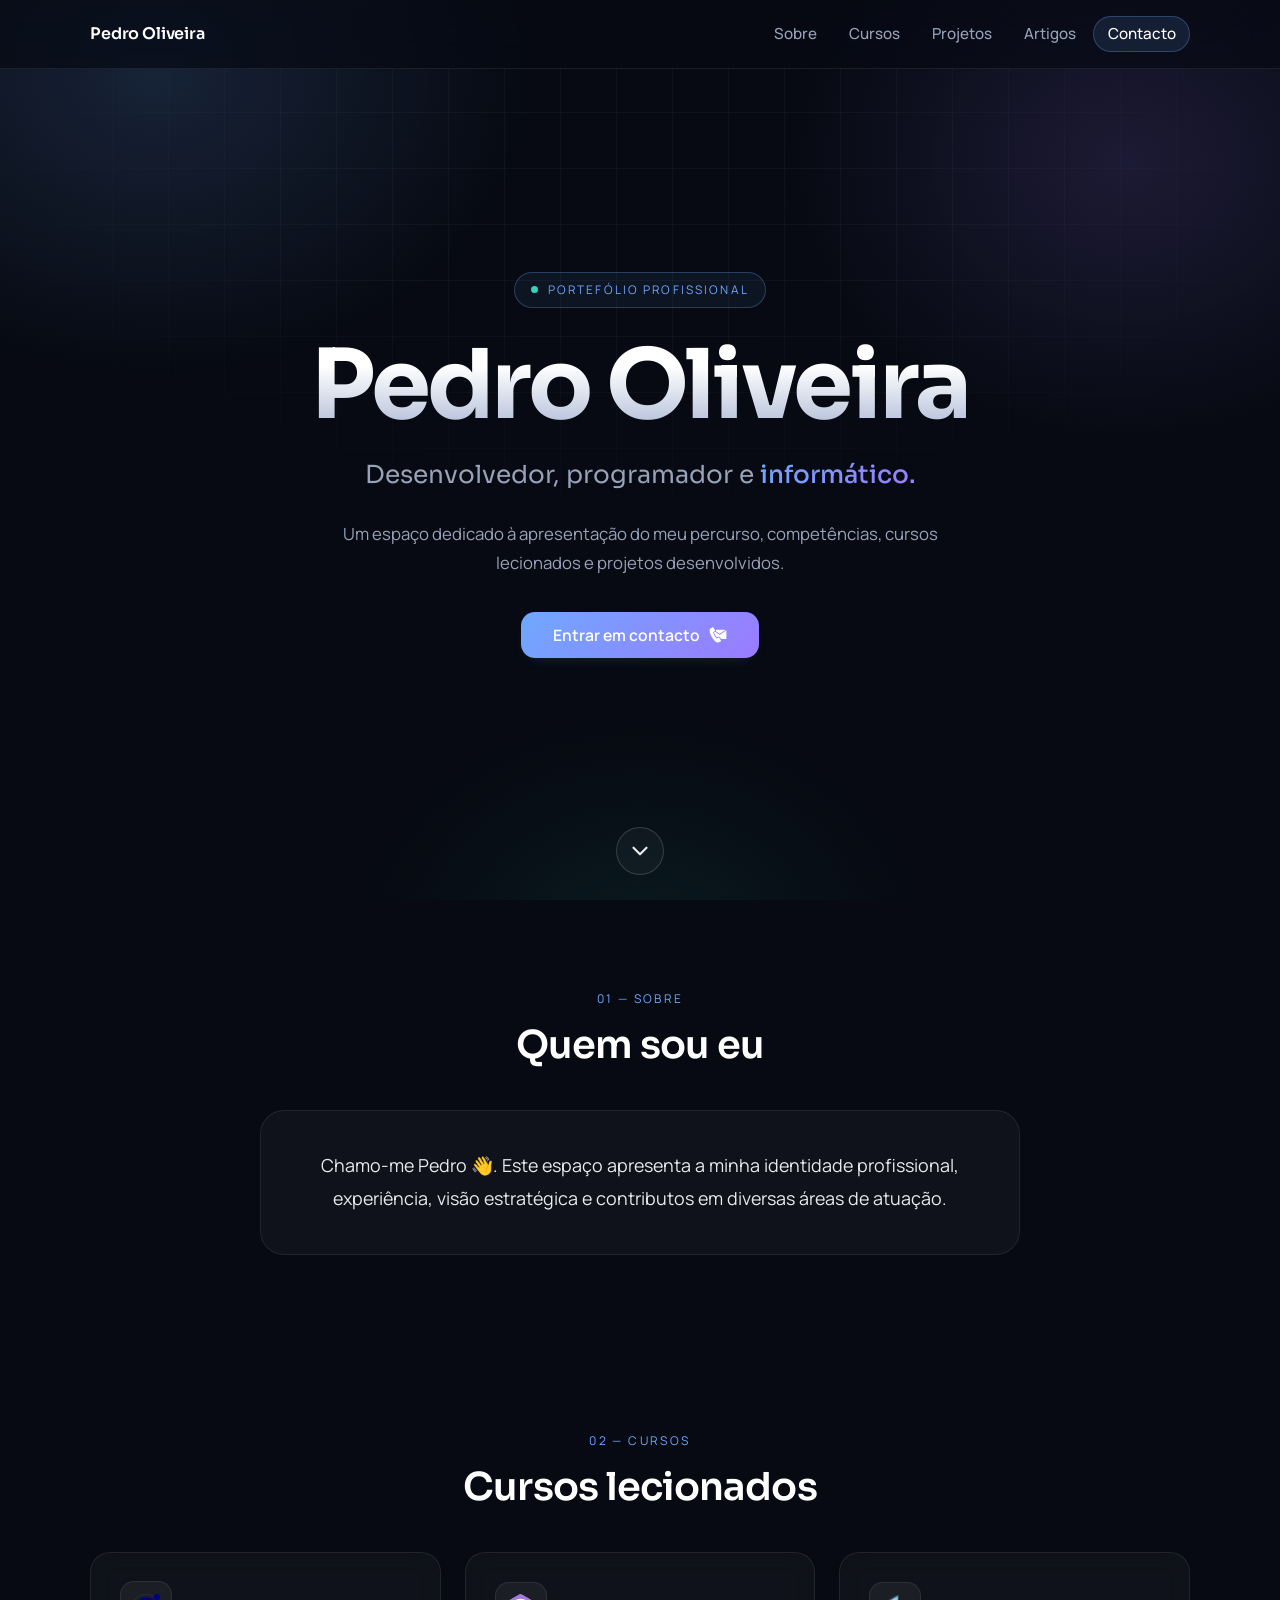
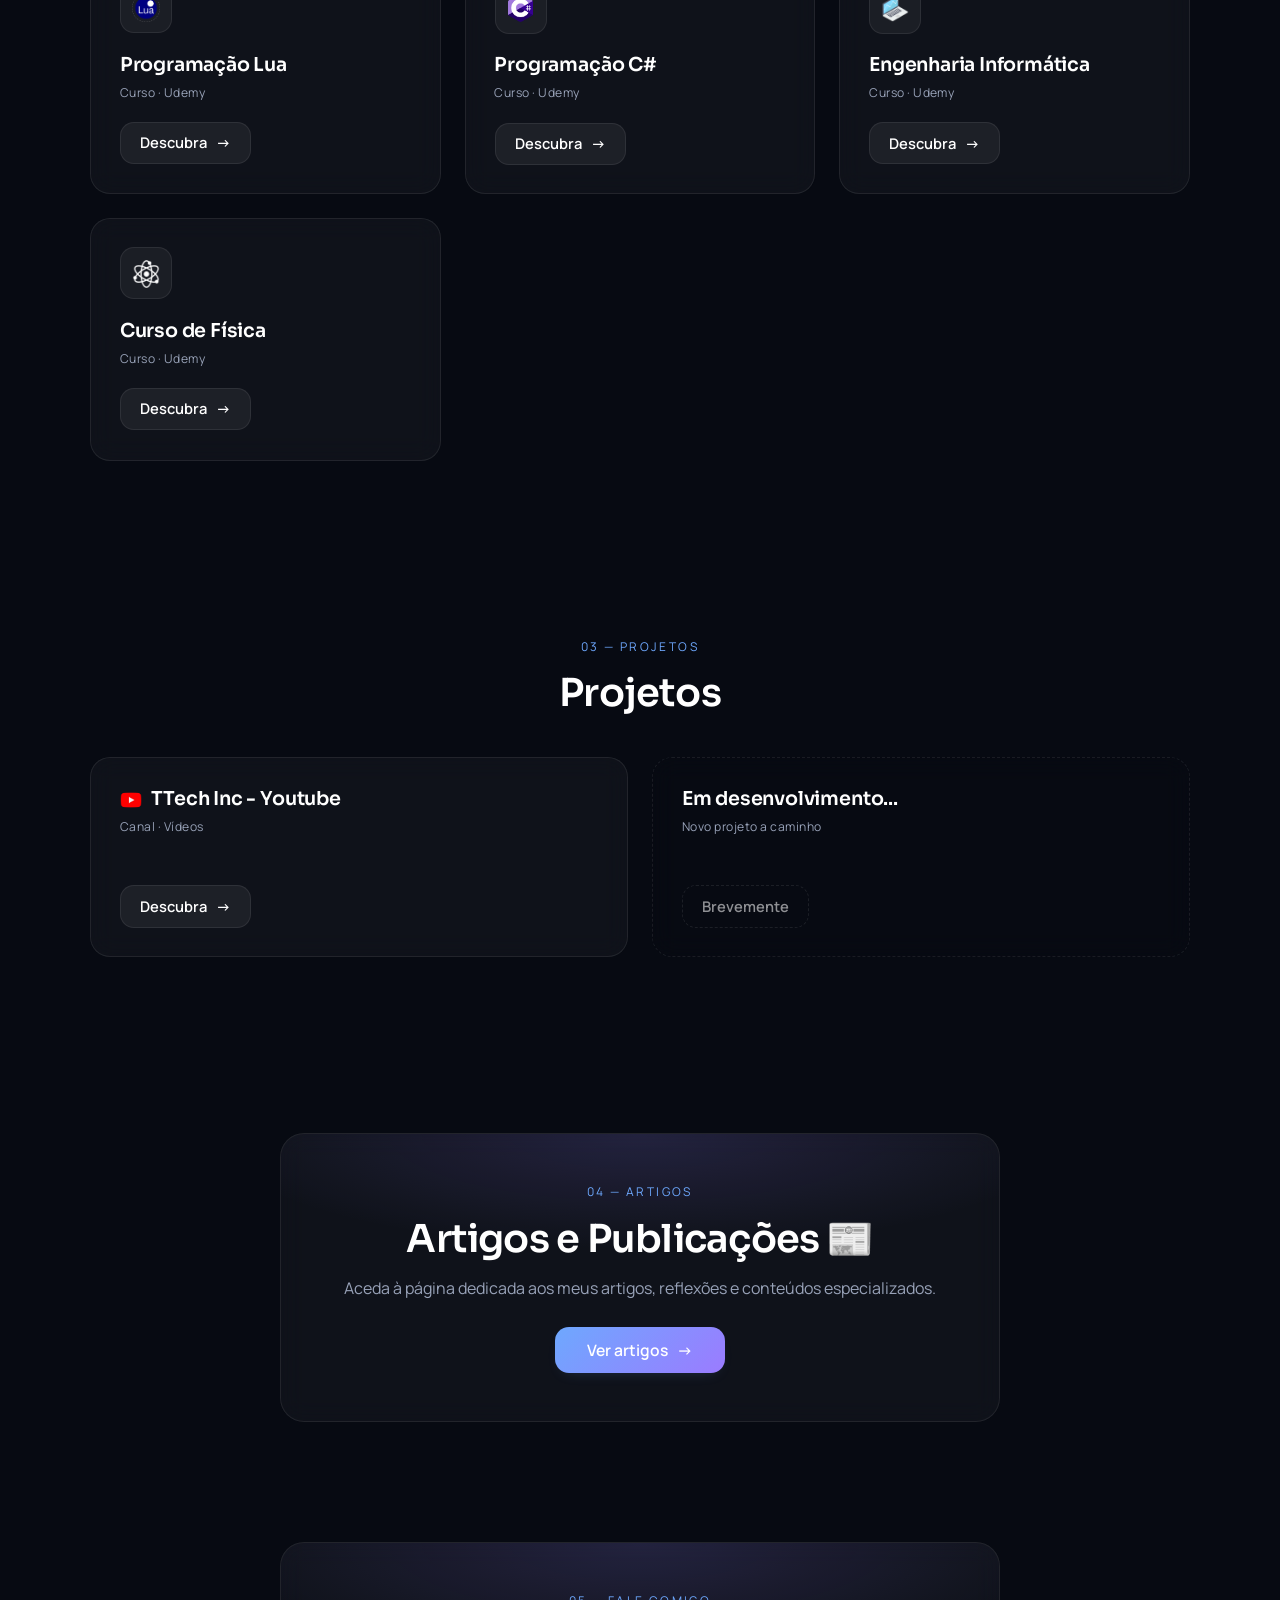
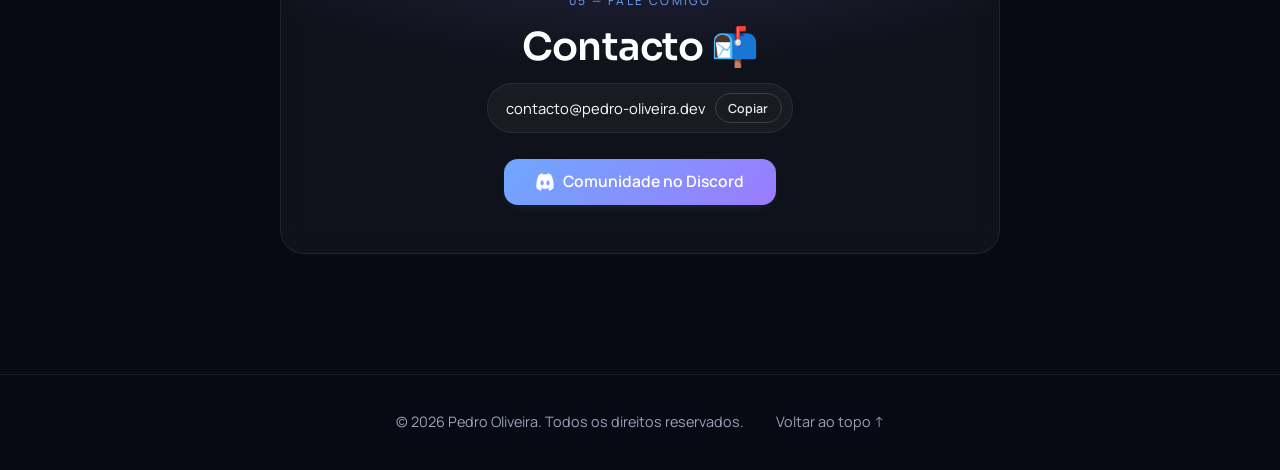
<file: index.html>
<!DOCTYPE html>
<html lang="pt-PT">

<head>
    <meta charset="UTF-8">
    <meta name="viewport" content="width=device-width, initial-scale=1.0">
    <meta name="theme-color" content="#070a12">
    <meta name="description" content="Portefólio de Pedro Oliveira: percurso, competências, cursos lecionados e projetos desenvolvidos.">

    <!-- Informações de exibição: -->
    <meta property="og:type" content="website">
    <meta property="og:locale" content="pt_PT">
    <meta property="og:title" content="Pedro Oliveira - Desenvolvedor, programador e informático.">
    <meta property="og:description" content="Um espaço dedicado à apresentação do meu percurso, competências, cursos lecionados e projetos desenvolvidos.">
    <meta property="og:site_name" content="Pedro Oliveira - Portefólio Profissional">
    <meta name="twitter:card" content="summary">

    <!-- Informações da página: -->
    <title>Pedro Oliveira | Portefólio Profissional</title>

    <!-- Marcar o documento como "com JS" antes de pintar (opah tem que ser) -->
    <script>document.documentElement.classList.add('js');</script>

    <link rel="preconnect" href="https://fonts.googleapis.com">
    <link rel="preconnect" href="https://fonts.gstatic.com" crossorigin>
    <link href="https://fonts.googleapis.com/css2?family=Manrope:wght@400;500;600;700;800&family=Sora:wght@500;600;700&display=swap"
        rel="stylesheet">
    <link rel="stylesheet" href="style.css?v=2">

    <!-- Google tag (gtag.js) não esqueçer desta desgraça -->
    <script async src="https://www.googletagmanager.com/gtag/js?id=G-9H047FNG0F"></script>
    <script>
        window.dataLayer = window.dataLayer || [];
        function gtag() { dataLayer.push(arguments); }
        gtag('js', new Date());
        gtag('config', 'G-9H047FNG0F');
    </script>
    <script defer src="script.js?v=2"></script>
</head>

<body id="top">

    <a href="#main" class="skip-link">Saltar para o conteúdo</a>
    <div class="bg-glow" aria-hidden="true"></div>

    <header class="header header--collapsible">
        <div class="container nav-wrapper">
            <a href="#top" class="brand" aria-label="Pedro Oliveira — início">
                <span class="brand-name">Pedro Oliveira</span>
            </a>

            <button class="nav-toggle" type="button" aria-label="Abrir menu" aria-expanded="false"
                aria-controls="menu">
                <span></span><span></span><span></span>
            </button>

            <nav class="nav-menu" id="menu" aria-label="Navegação principal">
                <a href="#sobre">Sobre</a>
                <!--<a href="pagina_recursos/recursos.html">Recursos</a>-->
                <a href="#cursos">Cursos</a>
                <!--<a href="#obras">Obras</a>-->
                <a href="#projetos">Projetos</a>
                <a href="pagina_artigos/artigos.html">Artigos</a>
                <a href="#contacto">Contacto</a>
            </nav>
        </div>
    </header>

    <main id="main">

        <section class="hero container">
            <div class="hero-content reveal">
                <p class="hero-tag">Portefólio profissional</p>
                <h1>Pedro Oliveira</h1>
                <p class="hero-subtitle">Desenvolvedor, programador e <strong>informático.</strong></p>
                <p class="hero-description">
                    Um espaço dedicado à apresentação do meu percurso, competências, cursos lecionados e projetos desenvolvidos.
                </p>
                <div class="hero-actions">
                    <a href="#contacto" class="btn-primary">Entrar em contacto
                        <img class="btn-icon" src="assets/contacto_icon.png" width="18" height="18" alt="">
                    </a>
                </div>
            </div>
            <a href="#sobre" class="scroll-down" aria-label="Ver o resto do site">
                <svg width="26" height="26" viewBox="0 0 24 24" fill="none" stroke="currentColor" stroke-width="2"
                    stroke-linecap="round" stroke-linejoin="round" aria-hidden="true">
                    <path d="M6 9l6 6 6-6" />
                </svg>
            </a>
        </section>

        <section id="sobre" class="section container reveal">
            <div class="section-head">
                <span class="eyebrow">01 — Sobre</span>
                <h2>Quem sou eu</h2>
            </div>
            <div class="about">
                <p>Chamo-me Pedro 👋. Este espaço apresenta a minha identidade profissional, experiência, visão
                    estratégica e contributos em diversas áreas de atuação.</p>
            </div>
        </section>

        <!-- Habilitações académicas a serem adicionadas futuramente
        <section id="habilitacoes" class="section container reveal">
            <div class="section-head">
                <span class="eyebrow">— Habilitações</span>
                <h2>Formação</h2>
            </div>
            <div class="grid">
                <div class="card"><h3>Licenciatura / Mestrado</h3></div>
                <div class="card"><h3>Certificações Profissionais</h3></div>
                <div class="card"><h3>Especializações Técnicas</h3></div>
            </div>
        </section>
        -->

        <section id="cursos" class="section container reveal">
            <div class="section-head">
                <span class="eyebrow">02 — Cursos</span>
                <h2>Cursos lecionados</h2>
            </div>
            <div class="grid">
                <article class="card">
                    <div>
                        <div class="card-icon"><img src="assets/lua_logo.png" width="28" height="28" alt=""></div>
                        <h3>Programação Lua</h3>
                        <p class="card-meta">Curso · Udemy</p>
                    </div>
                    <a href="https://www.udemy.com/course/cursos-ttech-lua/?referralCode=1E35E95B27F97B320115"
                        class="btn-secondary" target="_blank" rel="noopener noreferrer">Descubra <span class="arrow"
                            aria-hidden="true">→</span></a>
                </article>
                <article class="card">
                    <div>
                        <div class="card-icon"><img src="assets/csharp_logo.png" width="28" height="28" alt=""></div>
                        <h3>Programação C#</h3>
                        <p class="card-meta">Curso · Udemy</p>
                    </div>
                    <a href="https://www.udemy.com/course/curso-de-programacao-c-sharp-completo/?referralCode=ADC5F420551A71470567"
                        class="btn-secondary" target="_blank" rel="noopener noreferrer">Descubra <span class="arrow"
                            aria-hidden="true">→</span></a>
                </article>
                <article class="card">
                    <div>
                        <div class="card-icon"><img src="assets/eng_informatica_logo.png" width="28" height="28" alt=""></div>
                        <h3>Engenharia Informática</h3>
                        <p class="card-meta">Curso · Udemy</p>
                    </div>
                    <a href="https://www.udemy.com/course/engenharia-informatica/?referralCode=6A7386B9BCD37EFAB88C"
                        class="btn-secondary" target="_blank" rel="noopener noreferrer">Descubra <span class="arrow"
                            aria-hidden="true">→</span></a>
                </article>
                <article class="card">
                    <div>
                        <div class="card-icon"><img src="assets/fisica_logo.png" width="28" height="28" alt=""></div>
                        <h3>Curso de Física</h3>
                        <p class="card-meta">Curso · Udemy</p>
                    </div>
                    <a href="https://www.udemy.com/course/curso-de-fisica-pedro/?referralCode=9C39F249F3D492D9D61F"
                        class="btn-secondary" target="_blank" rel="noopener noreferrer">Descubra <span class="arrow"
                            aria-hidden="true">→</span></a>
                </article>
            </div>
        </section>

        <!-- A ser adicionado futuramente
        <section id="obras" class="section container reveal">
            <div class="section-head">
                <span class="eyebrow">— Obras</span>
                <h2>Publicações</h2>
            </div>
            <div class="grid">
                <article class="card">
                    <div><h3>Publicação / Livro 1</h3></div>
                    <a href="#" class="btn-secondary">Descubra <span class="arrow" aria-hidden="true">→</span></a>
                </article>
            </div>
        </section>
        -->

        <section id="projetos" class="section container reveal">
            <div class="section-head">
                <span class="eyebrow">03 — Projetos</span>
                <h2>Projetos</h2>
            </div>
            <div class="grid">
                <article class="card">
                    <div>
                        <div class="card-title-row">
                            <img src="assets/youtube.png" width="22" height="22" alt="">
                            <h3>TTech Inc - Youtube</h3>
                        </div>
                        <p class="card-meta">Canal · Vídeos</p>
                    </div>
                    <a href="https://www.youtube.com/@ttech_/videos" class="btn-secondary" target="_blank"
                        rel="noopener noreferrer">Descubra <span class="arrow" aria-hidden="true">→</span></a>
                </article>
                <article class="card card--soon">
                    <div>
                        <div class="card-title-row">
                            <h3>Em desenvolvimento...</h3>
                        </div>
                        <p class="card-meta">Novo projeto a caminho</p>
                    </div>
                    <span class="btn-secondary btn-disabled" aria-disabled="true">Brevemente</span>
                </article>
            </div>
        </section>

        <section id="artigos" class="section articles-section reveal">
            <div class="container">
                <div class="articles-box">
                    <span class="eyebrow">04 — Artigos</span>
                    <h2>Artigos e Publicações 📰</h2>
                    <p>Aceda à página dedicada aos meus artigos, reflexões e conteúdos especializados.</p>
                    <a href="pagina_artigos/artigos.html" class="btn-primary">Ver artigos <span class="arrow"
                            aria-hidden="true">→</span></a>
                </div>
            </div>
        </section>

        <section id="contacto" class="section contact-section reveal">
            <div class="container">
                <div class="contact-card">
                    <span class="eyebrow">05 — Fale comigo</span>
                    <h2>Contacto 📬</h2>
                    <div class="contact-email">
                        <a href="mailto:contacto@pedro-oliveira.dev">contacto@pedro-oliveira.dev</a>
                        <button type="button" class="copy-btn" data-copy="contacto@pedro-oliveira.dev">Copiar</button>
                    </div>
                    <div>
                        <a href="https://discord.gg/ntJY7cnc7T" class="btn-primary" target="_blank"
                            rel="noopener noreferrer">
                            <img class="btn-icon" src="assets/DiscordLogo.png" width="18" height="18" alt="">
                            Comunidade no Discord
                        </a>
                    </div>
                </div>
            </div>
        </section>

    </main>

    <footer class="footer">
        <div class="container">
            <p>© 2026 Pedro Oliveira. Todos os direitos reservados.</p>
            <a href="#top">Voltar ao topo ↑</a>
        </div>
    </footer>

</body>

</html>
</file>
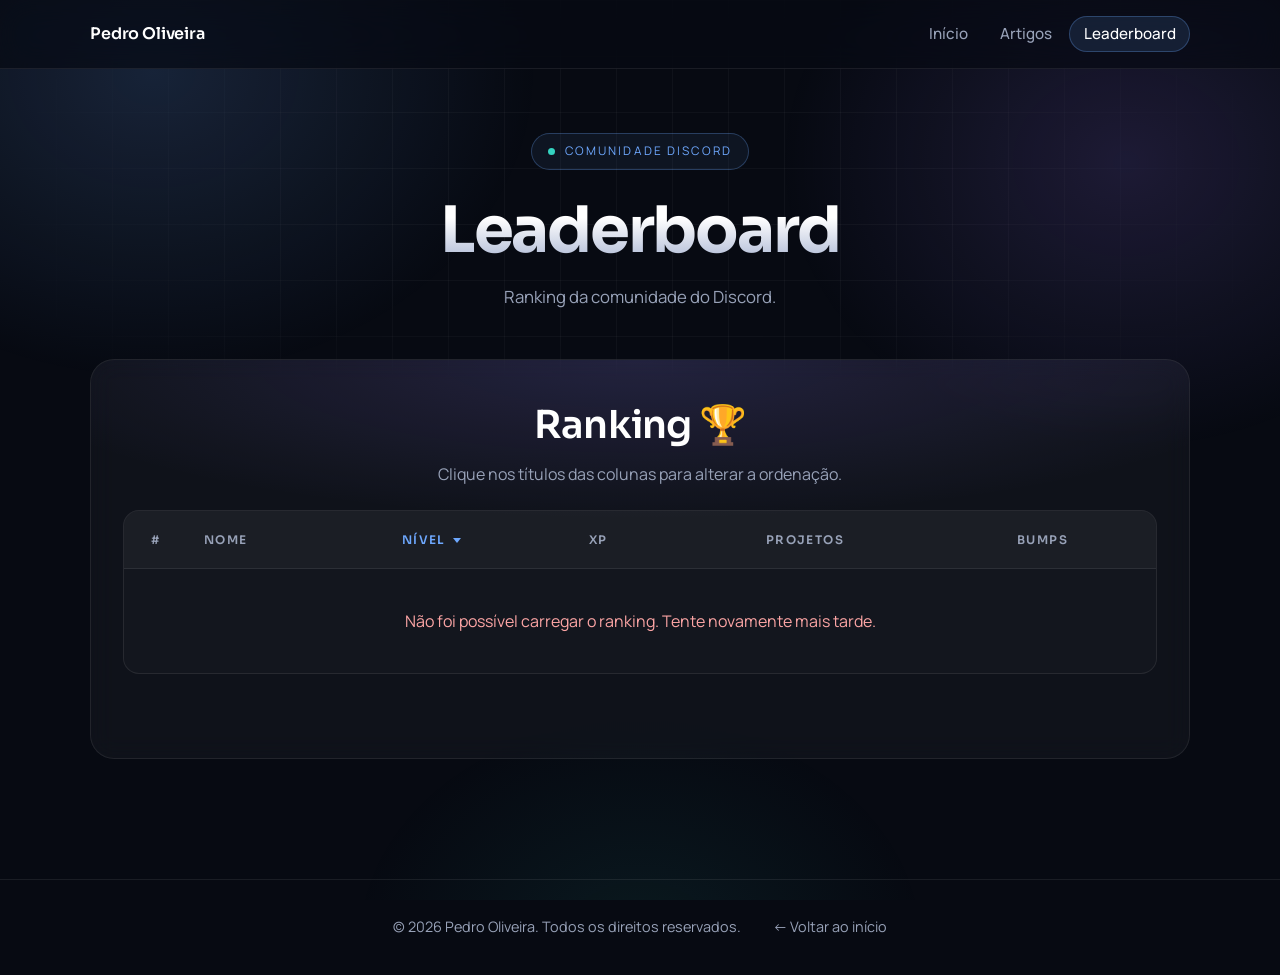
<file: Discord/leaderboard.html>
<!DOCTYPE html>
<html lang="pt-PT">

<head>
    <meta charset="UTF-8">
    <meta name="viewport" content="width=device-width, initial-scale=1.0">
    <meta name="theme-color" content="#070a12">
    <meta name="description" content="Ranking da comunidade Discord de Pedro Oliveira, baseado na atividade, experiência e participação.">

    <title>Leaderboard Discord | Pedro Oliveira</title>

    <script>document.documentElement.classList.add('js');</script>

    <link rel="preconnect" href="https://fonts.googleapis.com">
    <link rel="preconnect" href="https://fonts.gstatic.com" crossorigin>
    <link href="https://fonts.googleapis.com/css2?family=Manrope:wght@400;500;600;700;800&family=Sora:wght@500;600;700&display=swap"
        rel="stylesheet">

    <link rel="stylesheet" href="../style.css?v=2">
    <link rel="stylesheet" href="leaderboard.css?v=2">

    <!-- Google tag (gtag.js) -->
    <script async src="https://www.googletagmanager.com/gtag/js?id=G-9H047FNG0F"></script>
    <script>
        window.dataLayer = window.dataLayer || [];
        function gtag() { dataLayer.push(arguments); }
        gtag('js', new Date());
        gtag('config', 'G-9H047FNG0F');
    </script>

    <script defer src="../script.js?v=2"></script>
    <script defer src="leaderboard.js?v=2"></script>
</head>

<body>
    <a href="#main" class="skip-link">Saltar para o conteúdo</a>
    <div class="bg-glow" aria-hidden="true"></div>

    <header class="header header--collapsible">
        <div class="container nav-wrapper">
            <a href="../index.html" class="brand" aria-label="Pedro Oliveira — início">
                <span class="brand-name">Pedro Oliveira</span>
            </a>

            <button class="nav-toggle" type="button" aria-label="Abrir menu" aria-expanded="false"
                aria-controls="menu">
                <span></span><span></span><span></span>
            </button>

            <nav class="nav-menu" id="menu" aria-label="Navegação principal">
                <a href="../index.html">Início</a>
                <a href="../pagina_artigos/artigos.html">Artigos</a>
                <a href="leaderboard.html" aria-current="page">Leaderboard</a>
            </nav>
        </div>
    </header>

    <main id="main">

        <section class="hero leaderboard-hero container">
            <div class="hero-content reveal">
                <p class="hero-tag">Comunidade Discord</p>
                <h1>Leaderboard</h1>
                <p class="hero-description">
                    Ranking da comunidade do Discord.
                </p>
            </div>
        </section>

        <section class="section reveal" style="padding-top:1rem">
            <div class="container">
                <div class="articles-box leaderboard-box">

                    <h2>Ranking 🏆</h2>

                    <p class="leaderboard-info">
                        Clique nos títulos das colunas para alterar a ordenação.
                    </p>

                    <div class="table-wrapper">
                        <table class="leaderboard-table">
                            <thead>
                                <tr>
                                    <th scope="col" class="col-rank">#</th>
                                    <th scope="col" class="col-name">Nome</th>
                                    <th scope="col" id="sort-nivel" data-sort="NIVEL" aria-sort="descending">
                                        <button type="button" class="sort-btn">Nível</button>
                                    </th>
                                    <th scope="col" id="sort-xp" data-sort="XP" aria-sort="none">
                                        <button type="button" class="sort-btn">XP</button>
                                    </th>
                                    <th scope="col" id="sort-projetos" data-sort="NumProjetos" aria-sort="none">
                                        <button type="button" class="sort-btn">Projetos</button>
                                    </th>
                                    <th scope="col" id="sort-bumps" data-sort="Bumps" aria-sort="none">
                                        <button type="button" class="sort-btn">Bumps</button>
                                    </th>
                                </tr>
                            </thead>
                            <tbody id="leaderboard-body">
                                <tr class="state-row">
                                    <td colspan="6">A carregar…</td>
                                </tr>
                            </tbody>
                        </table>
                    </div>

                    <p id="leaderboard-status" class="leaderboard-status" role="status" aria-live="polite"></p>

                    <div class="leaderboard-controls">
                        <button id="loadMoreBtn" class="btn-primary" type="button" hidden>Carregar mais</button>
                    </div>

                </div>
            </div>
        </section>

    </main>

    <footer class="footer">
        <div class="container">
            <p>© 2026 Pedro Oliveira. Todos os direitos reservados.</p>
            <a href="../index.html">← Voltar ao início</a>
        </div>
    </footer>

</body>

</html>
</file>
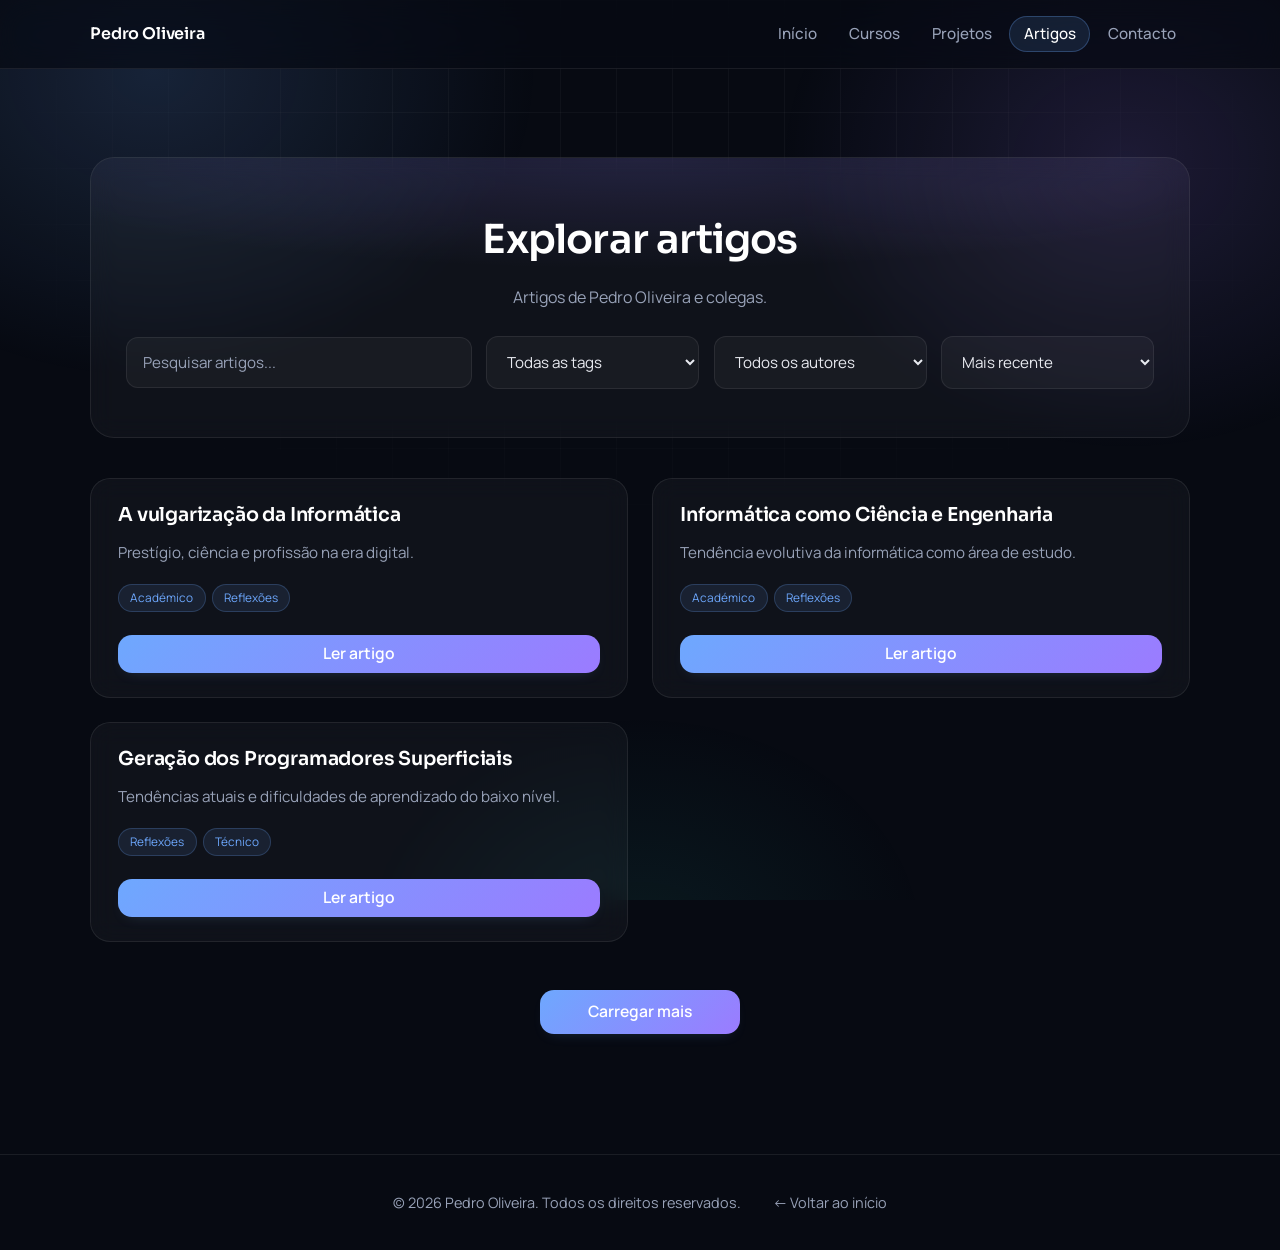
<file: pagina_artigos/artigos.html>
<!DOCTYPE html>
<html lang="pt-PT">

<head>
    <meta charset="UTF-8">
    <meta name="viewport" content="width=device-width, initial-scale=1.0">
    <meta name="theme-color" content="#070a12">
    <meta name="description" content="Artigos, reflexões e conteúdos técnicos e académicos de Pedro Oliveira e colegas.">
    <title>Artigos | Pedro Oliveira</title>

    <script>document.documentElement.classList.add('js');</script>

    <link rel="preconnect" href="https://fonts.googleapis.com">
    <link rel="preconnect" href="https://fonts.gstatic.com" crossorigin>
    <link href="https://fonts.googleapis.com/css2?family=Manrope:wght@400;500;600;700;800&family=Sora:wght@500;600;700&display=swap"
        rel="stylesheet">
    <link rel="stylesheet" href="../style.css?v=2">

    <!-- Google tag (gtag.js) outra vez -->
    <script async src="https://www.googletagmanager.com/gtag/js?id=G-9H047FNG0F"></script>
    <script>
        window.dataLayer = window.dataLayer || [];
        function gtag() { dataLayer.push(arguments); }
        gtag('js', new Date());

        gtag('config', 'G-9H047FNG0F');
    </script>
    <script defer src="../script.js?v=2"></script>
    <script defer src="artigos.js?v=2"></script>
</head>

<body>
    <a href="#main" class="skip-link">Saltar para o conteúdo</a>
    <div class="bg-glow" aria-hidden="true"></div>

    <header class="header header--collapsible">
        <div class="container nav-wrapper">
            <a href="../index.html" class="brand" aria-label="Pedro Oliveira — início">
                <span class="brand-name">Pedro Oliveira</span>
            </a>

            <button class="nav-toggle" type="button" aria-label="Abrir menu" aria-expanded="false"
                aria-controls="menu">
                <span></span><span></span><span></span>
            </button>

            <nav class="nav-menu" id="menu" aria-label="Navegação principal">
                <a href="../index.html">Início</a>
                <!--<a href="../pagina_recursos/recursos.html">Recursos</a>-->
                <a href="../index.html#cursos">Cursos</a>
                <!--<a href="../index.html#obras">Obras</a>-->
                <a href="../index.html#projetos">Projetos</a>
                <a href="artigos.html" aria-current="page">Artigos</a>
                <a href="../index.html#contacto">Contacto</a>
            </nav>
        </div>
    </header>

    <main id="main">
        <section id="filtros" class="section reveal">
            <div class="container">
                <div class="filters-wrapper">
                    <div class="articles-box">
                        <h1 class="page-title">Explorar artigos</h1>
                        <p>Artigos de Pedro Oliveira e colegas.</p>
                        <div class="filters-grid" role="search">
                            <input type="search" id="searchInput" placeholder="Pesquisar artigos..."
                                aria-label="Pesquisar artigos">

                            <select id="tagFilter" aria-label="Filtrar por tag">
                                <option value="">Todas as tags</option>
                                <option value="Académico">Académico</option>
                                <option value="Reflexões">Reflexões</option>
                                <option value="Técnico">Técnico</option>
                            </select>

                            <select id="authorFilter" aria-label="Filtrar por autor">
                                <option value="">Todos os autores</option>
                                <option value="Pedro Oliveira">Pedro Oliveira</option>
                                <option value="Outros">Outros</option>
                            </select>

                            <select id="sortFilter" aria-label="Ordenar artigos">
                                <option value="recent">Mais recente</option>
                                <option value="old">Mais antigo</option>
                                <option value="title">Título A-Z</option>
                            </select>
                        </div>
                    </div>
                </div>
            </div>
        </section>

        <section class="section reveal" style="padding-top:1.5rem">
            <div class="container">
                <div id="articlesList" class="articles-list" aria-live="polite"></div>
                <div class="load-more-wrap">
                    <button id="loadMoreBtn" class="btn-primary article-btn">Carregar mais</button>
                </div>
            </div>
        </section>
    </main>

    <footer class="footer">
        <div class="container">
            <p>© 2026 Pedro Oliveira. Todos os direitos reservados.</p>
            <a href="../index.html">← Voltar ao início</a>
        </div>
    </footer>
</body>

</html>
</file>
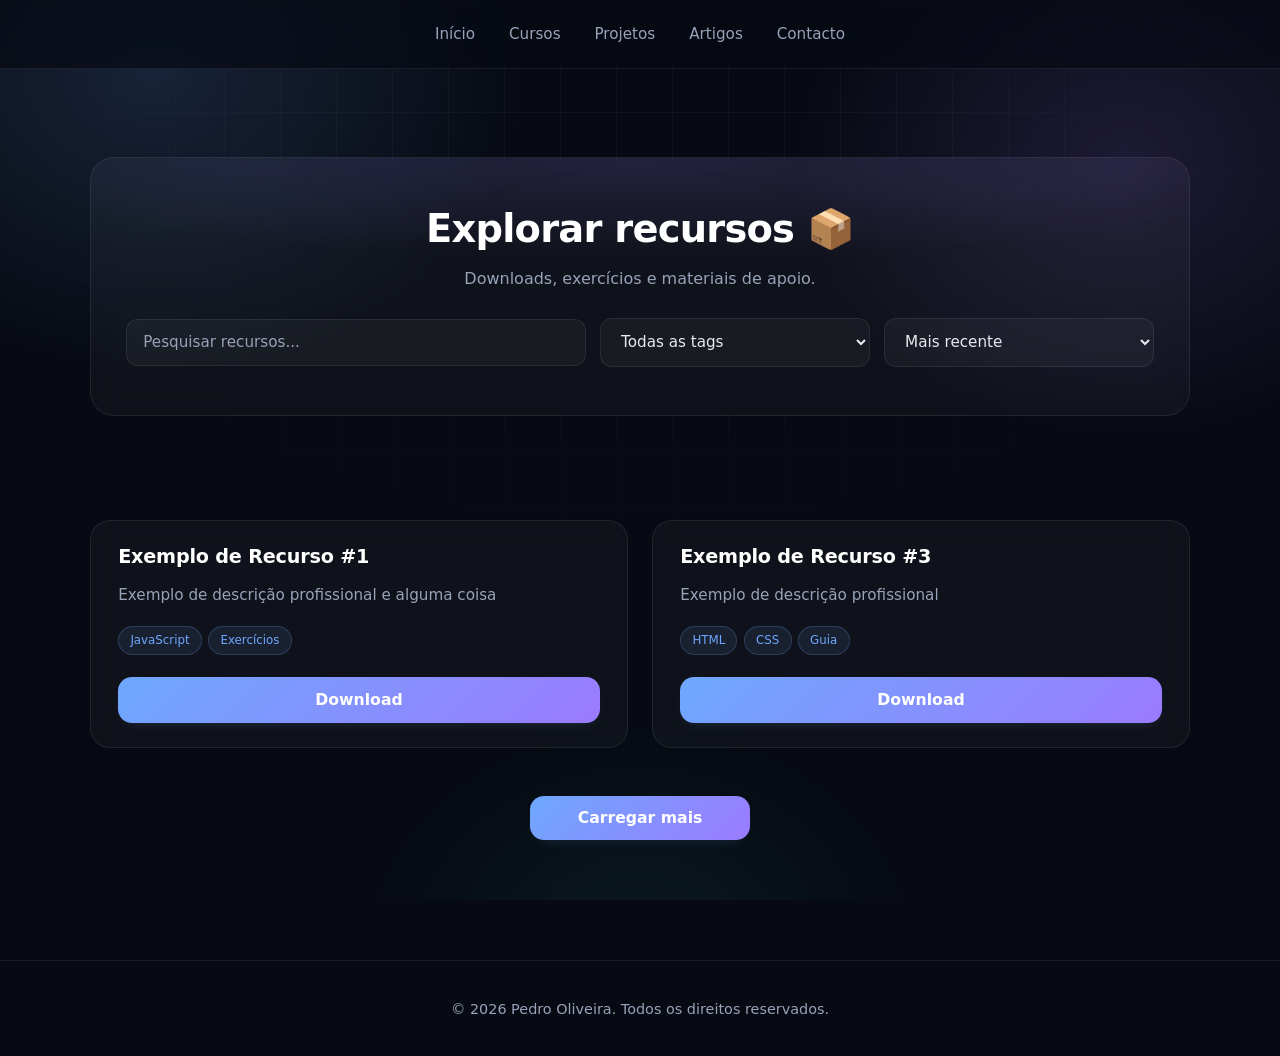
<file: pagina_recursos/recursos.html>
<!DOCTYPE html>
<html lang="pt">

<head>
    <meta charset="UTF-8">
    <meta name="viewport" content="width=device-width, initial-scale=1.0">
    <title>Recursos | Pedro Oliveira</title>

    <!-- MESMO CSS -->
    <link rel="stylesheet" href="../style.css?v=2">

    <!-- Google tag (gtag.js) -->
    <script async src="https://www.googletagmanager.com/gtag/js?id=G-9H047FNG0F"></script>
    <script>
        window.dataLayer = window.dataLayer || [];
        function gtag() { dataLayer.push(arguments); }
        gtag('js', new Date());
        gtag('config', 'G-9H047FNG0F');
    </script>

    <!-- scripts globais -->
    <script defer src="../script.js?v=2"></script>
    <script defer src="recursos.js?v=2"></script>
</head>

<body>
    <div class="bg-glow"></div>

    <!-- HEADER igual ao dos artigos -->
    <header class="header">
        <div class="container nav-wrapper">
            <nav class="nav-menu">
                <a href="../index.html">Início</a>
                <a href="../index.html#cursos">Cursos</a>
                <!--<a href="../index.html#obras">Obras</a>-->
                <a href="../index.html#projetos">Projetos</a>
                <a href="../pagina_artigos/artigos.html">Artigos</a>
                <a href="../index.html#contacto">Contacto</a>
            </nav>
        </div>
    </header>

    <!-- FILTROS -->
    <section id="filtros" class="section reveal">
        <div class="container">
            <div class="filters-wrapper">

                <div class="articles-box">
                    <h3>Explorar recursos 📦</h3>
                    <p>Downloads, exercícios e materiais de apoio.</p>

                    <div class="filters-grid">

                        <input type="text" id="searchInput" placeholder="Pesquisar recursos...">

                        <select id="tagFilter">
                            <option value="">Todas as tags</option>
                            <option value="JavaScript">JavaScript</option>
                            <option value="HTML">HTML</option>
                            <option value="CSS">CSS</option>
                            <option value="Exercícios">Exercícios</option>
                            <option value="Guia">Guia</option>
                            <option value="Projeto">Projeto</option>
                        </select>

                        <select id="sortFilter">
                            <option value="recent">Mais recente</option>
                            <option value="old">Mais antigo</option>
                            <option value="title">Título A-Z</option>
                        </select>

                    </div>
                </div>

            </div>
        </div>
    </section>

    <!-- LISTA -->
    <section class="section reveal">
        <div class="container">

            <!-- aqui reutiliza EXACTAMENTE o mesmo estilo dos artigos -->
            <div id="resourcesList" class="articles-list"></div>

            <div style="text-align:center; margin-top:2rem;">
                <button id="loadMoreBtn" class="btn-primary article-btn">
                    Carregar mais
                </button>
            </div>

        </div>
    </section>

    <!-- FOOTER  -->
    <footer class="footer">
        <div class="container">
            <p>© 2026 Pedro Oliveira. Todos os direitos reservados.</p>
        </div>
    </footer>

</body>

</html>
</file>
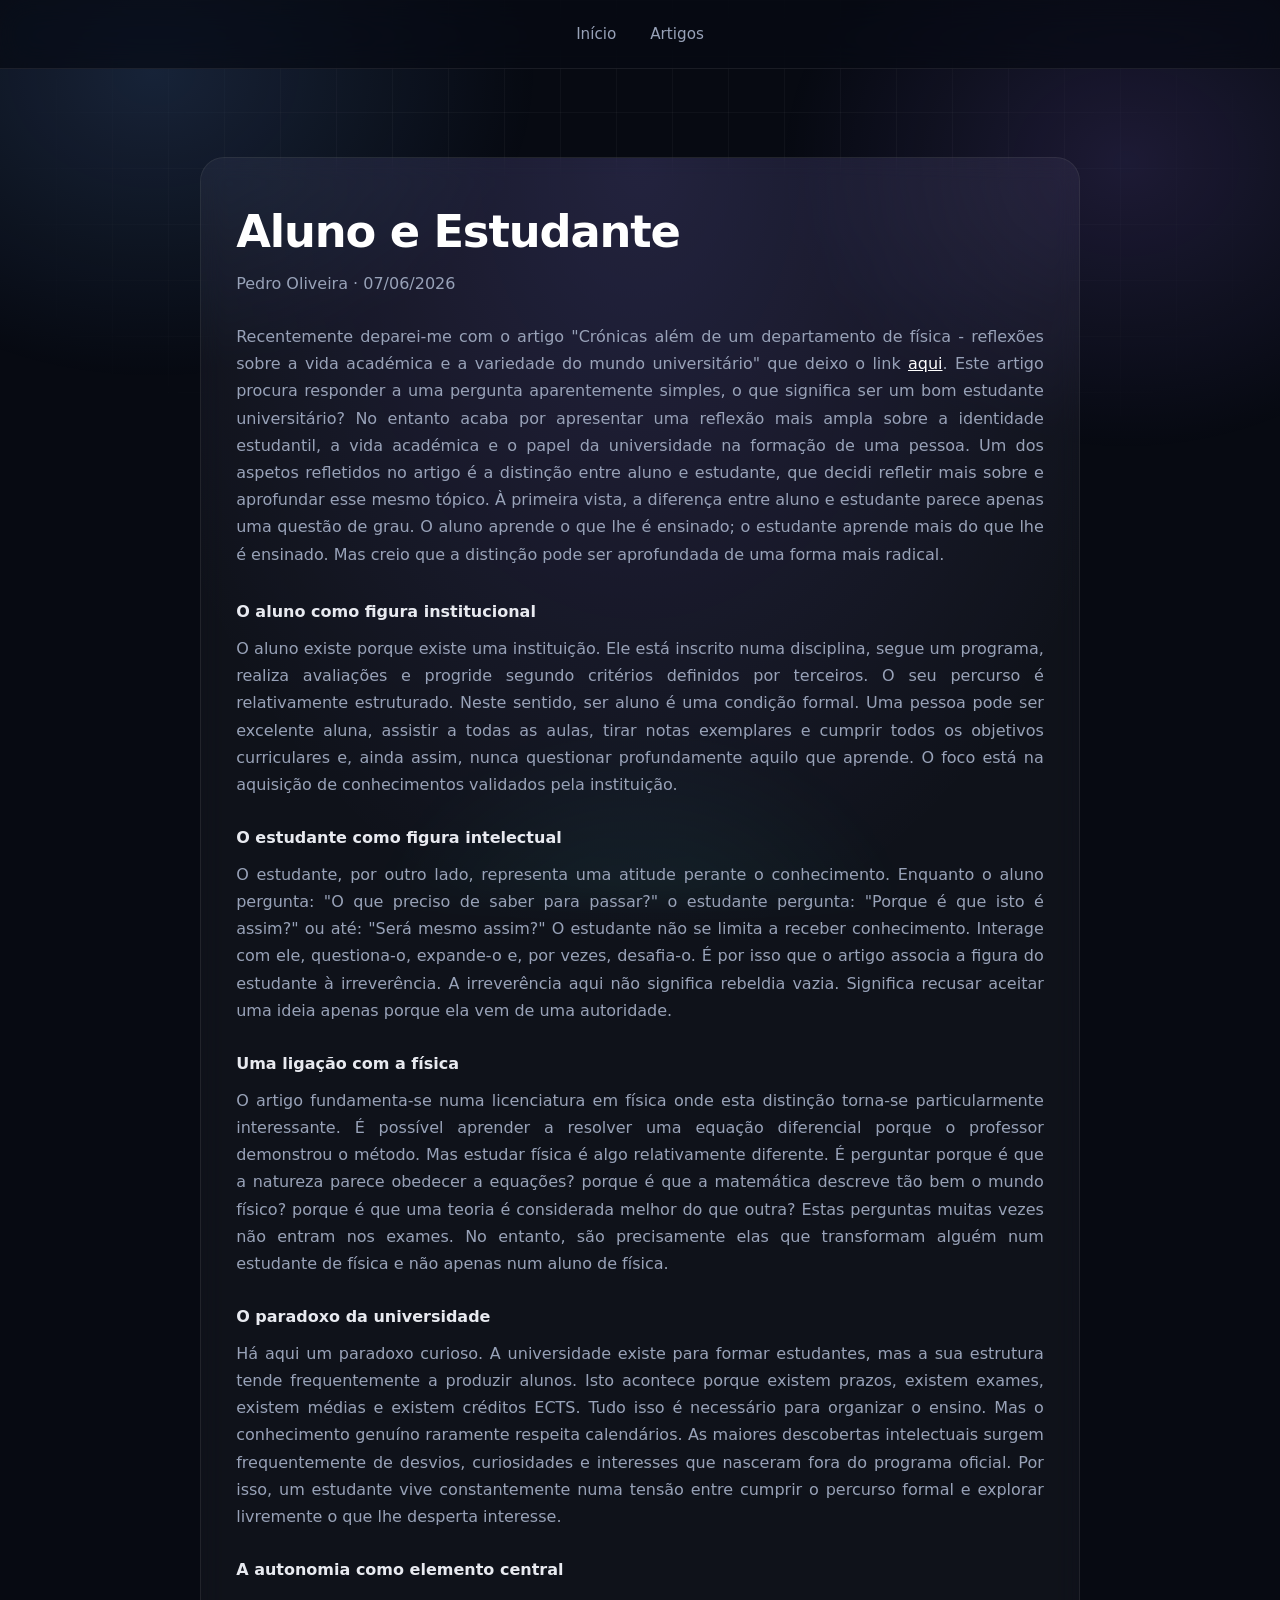
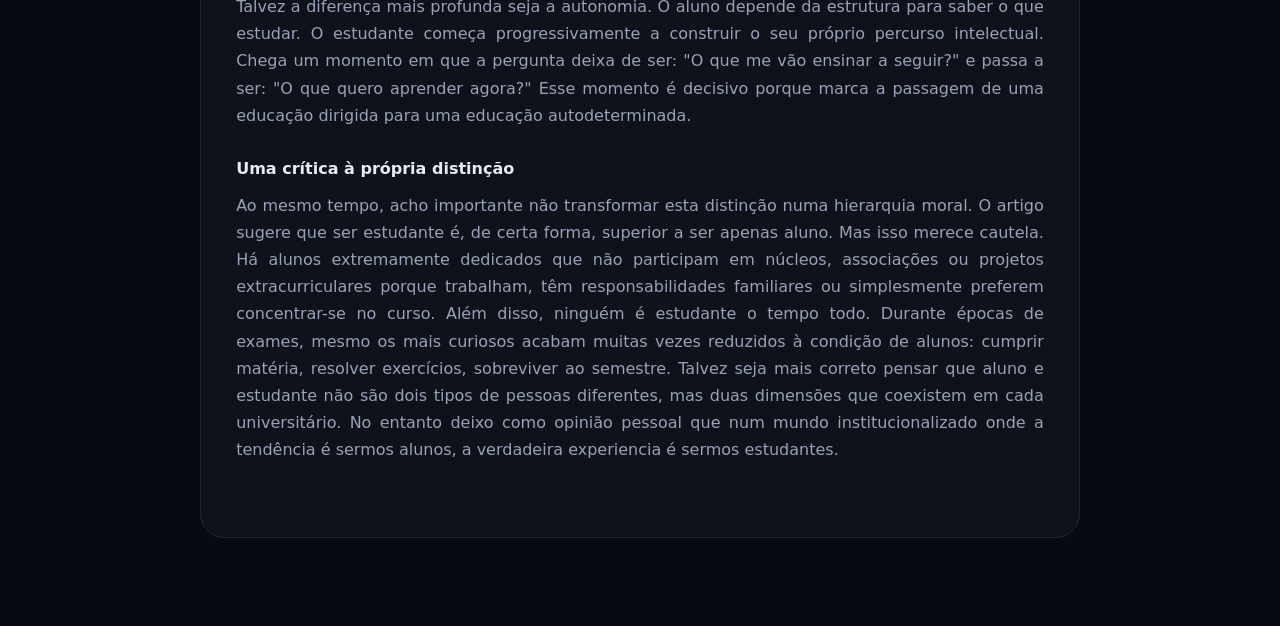
<file: pagina_artigos/artigos/artigo07062026_2226.html>
<!DOCTYPE html>
<html lang="pt">

<head>
    <meta charset="UTF-8">
    <meta name="viewport" content="width=device-width, initial-scale=1.0">
    <!--Informações de exibição: -->
    <meta property="og:type" content="article">
    <meta property="og:title" content="Aluno e Estudante">
    <meta property="og:description" content="Dilema entre ser aluno e ser estudante na vida académica.">
    <meta property="og:site_name" content="Pedro Oliveira - Portefólio Profissional">
    <!--Informações da página: -->
    <title>Aluno e Estudante</title>
    <link rel="stylesheet" href="../../style.css">
    <!-- Google tag (gtag.js) -->
    <script async src="https://www.googletagmanager.com/gtag/js?id=G-9H047FNG0F"></script>
    <script>
        window.dataLayer = window.dataLayer || [];
        function gtag() { dataLayer.push(arguments); }
        gtag('js', new Date());
        gtag('config', 'G-9H047FNG0F');
    </script>
</head>

<body class="article-page">
    <header class="header">
        <div class="container nav-wrapper">
            <nav class="nav-menu">
                <a href="../../index.html">Início</a>
                <a href="../artigos.html">Artigos</a>
            </nav>
        </div>
    </header>
    <div class="bg-glow"></div>
    <section class="section">
        <div class="container">
            <div class="articles-box">
                <h1>Aluno e Estudante</h1>
                <p>Pedro Oliveira · 07/06/2026</p>

                <p style="text-align: justify; margin-bottom: 30px;">
                    Recentemente deparei-me com o artigo "Crónicas além de um departamento
                    de física - reflexões sobre a
                    vida académica e a variedade do mundo universitário" que deixo o link <a
                        style="text-decoration: underline; color:  white;"
                        href="https://uniarea.com/cronicas-alem-de-um-departamento-de-fisica-reflexoes-sobre-a-vida-academica-e-a-variedade-do-mundo-universitario/">aqui</a>.
                    Este artigo procura responder a uma pergunta aparentemente simples, o que significa ser um bom
                    estudante universitário? No entanto acaba por apresentar uma reflexão mais ampla sobre a identidade
                    estudantil, a vida académica e o papel da universidade na formação de uma pessoa.

                    Um dos aspetos refletidos no artigo é a distinção entre aluno e estudante, que decidi refletir mais
                    sobre e aprofundar esse mesmo tópico. À primeira vista, a diferença entre aluno e estudante parece
                    apenas uma questão de grau. O aluno aprende o que lhe é ensinado; o estudante aprende mais do que
                    lhe é ensinado. Mas creio que a distinção pode ser aprofundada de uma forma mais radical.
                </p>

                <strong>O aluno como figura institucional</strong>
                <p style="text-align: justify; margin-top: 10px;">
                    O aluno existe porque existe uma instituição.
                    Ele está inscrito numa disciplina, segue um programa, realiza avaliações e progride segundo
                    critérios definidos por terceiros. O seu percurso é relativamente estruturado.
                    Neste sentido, ser aluno é uma condição formal.
                    Uma pessoa pode ser excelente aluna, assistir a todas as aulas, tirar notas exemplares e cumprir
                    todos os objetivos curriculares
                    e, ainda assim, nunca questionar profundamente aquilo que aprende.
                    O foco está na aquisição de conhecimentos validados pela instituição.
                </p>

                <strong>O estudante como figura intelectual</strong>
                <p style="text-align: justify; margin-top: 10px;">
                    O estudante, por outro lado, representa uma atitude perante o conhecimento.
                    Enquanto o aluno pergunta:
                    "O que preciso de saber para passar?"
                    o estudante pergunta:
                    "Porque é que isto é assim?"
                    ou até:
                    "Será mesmo assim?"
                    O estudante não se limita a receber conhecimento. Interage com ele, questiona-o, expande-o e, por
                    vezes, desafia-o.
                    É por isso que o artigo associa a figura do estudante à irreverência.
                    A irreverência aqui não significa rebeldia vazia. Significa recusar aceitar uma ideia apenas porque
                    ela vem de uma autoridade.
                </p>

                <strong>Uma ligação com a física</strong>
                <p style="text-align: justify; margin-top: 10px;">
                    O artigo fundamenta-se numa licenciatura em física onde esta distinção torna-se particularmente
                    interessante.
                    É possível aprender a resolver uma equação diferencial porque o professor demonstrou o método.
                    Mas estudar física é algo relativamente diferente.
                    É perguntar porque é que a natureza parece obedecer a equações? porque é que a matemática descreve
                    tão bem o mundo físico? porque é que uma teoria é considerada melhor do que outra?
                    Estas perguntas muitas vezes não entram nos exames.
                    No entanto, são precisamente elas que transformam alguém num estudante de física e não apenas num
                    aluno de física.
                </p>

                <strong>O paradoxo da universidade</strong>
                <p style="text-align: justify; margin-top: 10px;">
                    Há aqui um paradoxo curioso.
                    A universidade existe para formar estudantes, mas a sua estrutura tende frequentemente a produzir
                    alunos.
                    Isto acontece porque existem prazos, existem exames, existem médias e existem créditos ECTS.
                    Tudo isso é necessário para organizar o ensino.
                    Mas o conhecimento genuíno raramente respeita calendários.
                    As maiores descobertas intelectuais surgem frequentemente de desvios, curiosidades e interesses que
                    nasceram fora do programa oficial.
                    Por isso, um estudante vive constantemente numa tensão entre cumprir o percurso formal e explorar
                    livremente o que lhe desperta interesse.
                </p>

                <strong>A autonomia como elemento central</strong>
                <p style="text-align: justify; margin-top: 10px;">
                    Talvez a diferença mais profunda seja a autonomia.
                    O aluno depende da estrutura para saber o que estudar.
                    O estudante começa progressivamente a construir o seu próprio percurso intelectual.
                    Chega um momento em que a pergunta deixa de ser:
                    "O que me vão ensinar a seguir?"
                    e passa a ser:
                    "O que quero aprender agora?"
                    Esse momento é decisivo porque marca a passagem de uma educação dirigida para uma educação
                    autodeterminada.
                </p>

                <strong>Uma crítica à própria distinção</strong>
                <p style="text-align: justify; margin-top: 10px;">
                    Ao mesmo tempo, acho importante não transformar esta distinção numa hierarquia moral.
                    O artigo sugere que ser estudante é, de certa forma, superior a ser apenas aluno. Mas isso merece
                    cautela.
                    Há alunos extremamente dedicados que não participam em núcleos, associações ou projetos
                    extracurriculares porque trabalham, têm responsabilidades familiares ou simplesmente preferem
                    concentrar-se no curso.
                    Além disso, ninguém é estudante o tempo todo.
                    Durante épocas de exames, mesmo os mais curiosos acabam muitas vezes reduzidos à condição de alunos:
                    cumprir matéria, resolver exercícios, sobreviver ao semestre.
                    Talvez seja mais correto pensar que aluno e estudante não são dois tipos de pessoas diferentes, mas
                    duas dimensões que coexistem em cada universitário.

                    No entanto deixo como opinião pessoal que num mundo institucionalizado onde a tendência é sermos
                    alunos, a verdadeira experiencia é sermos estudantes.
                </p>

            </div>
        </div>
    </section>

</body>

</html>
</file>
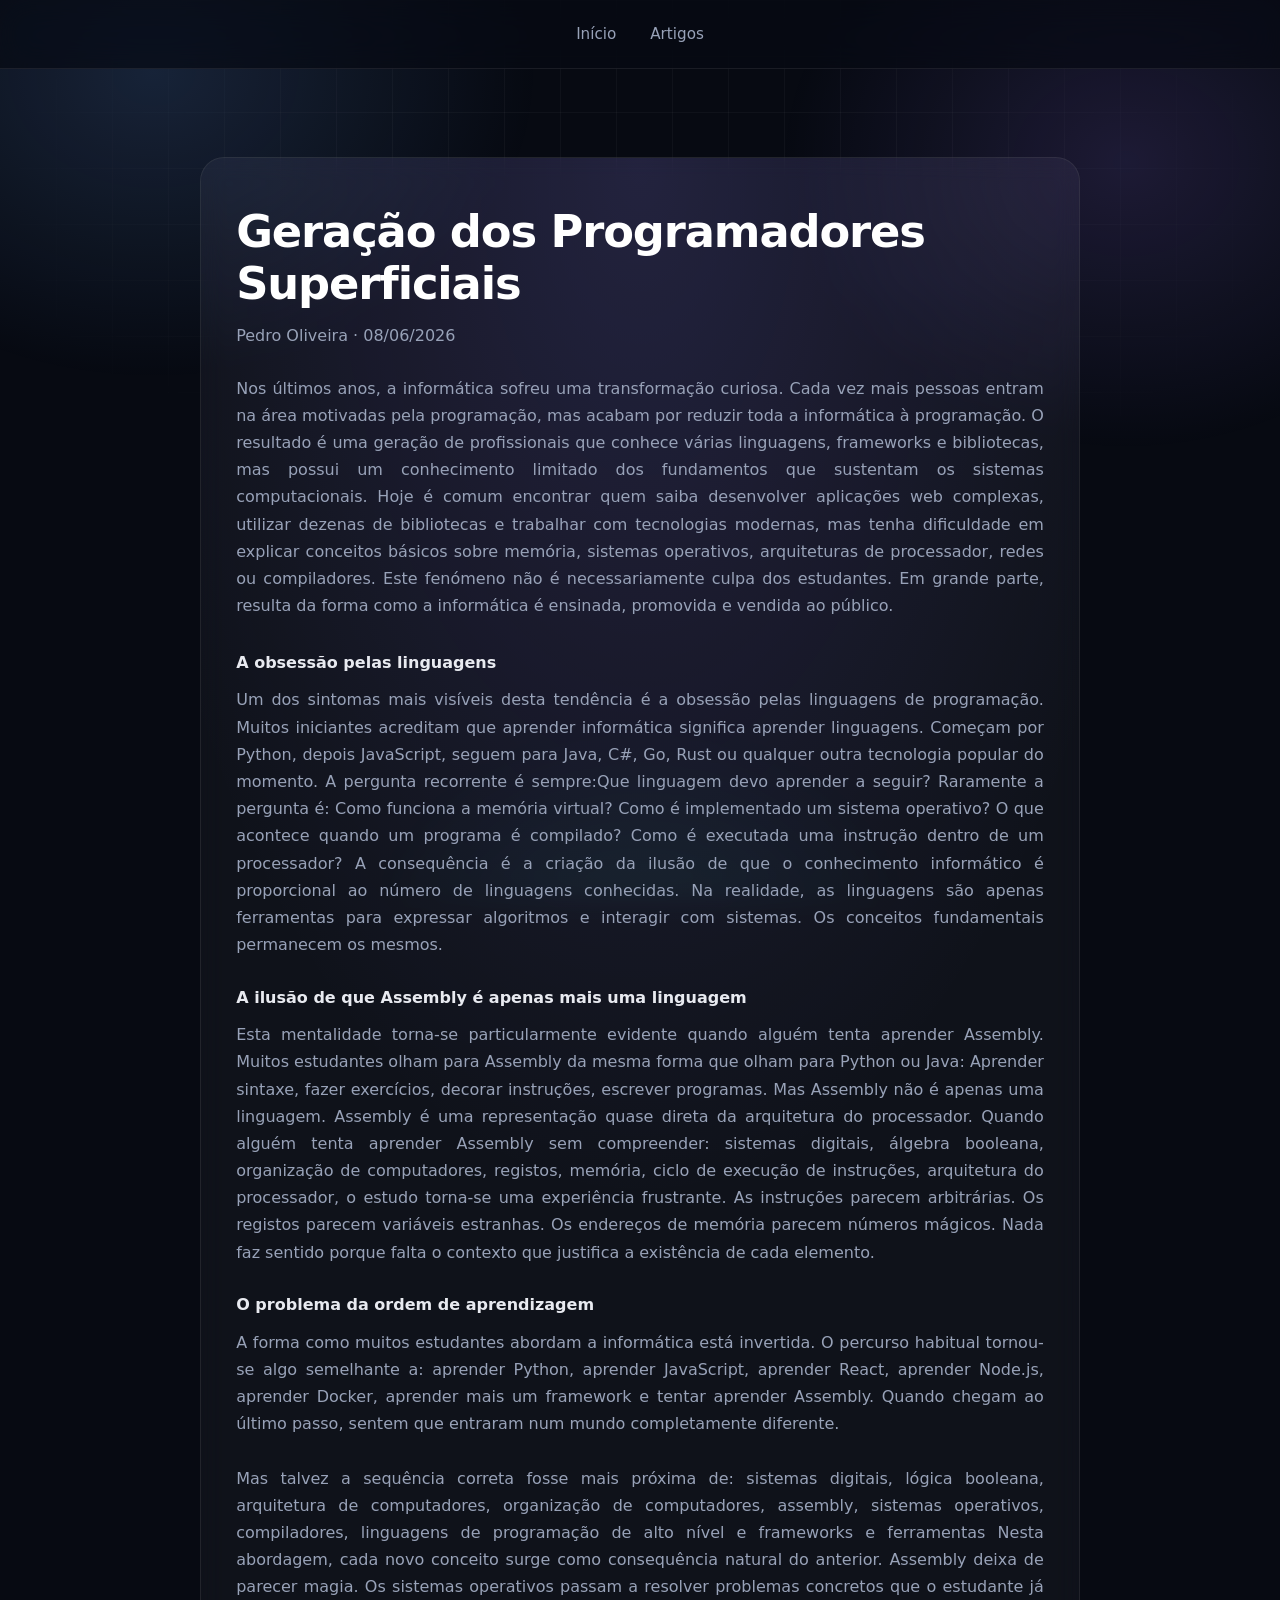
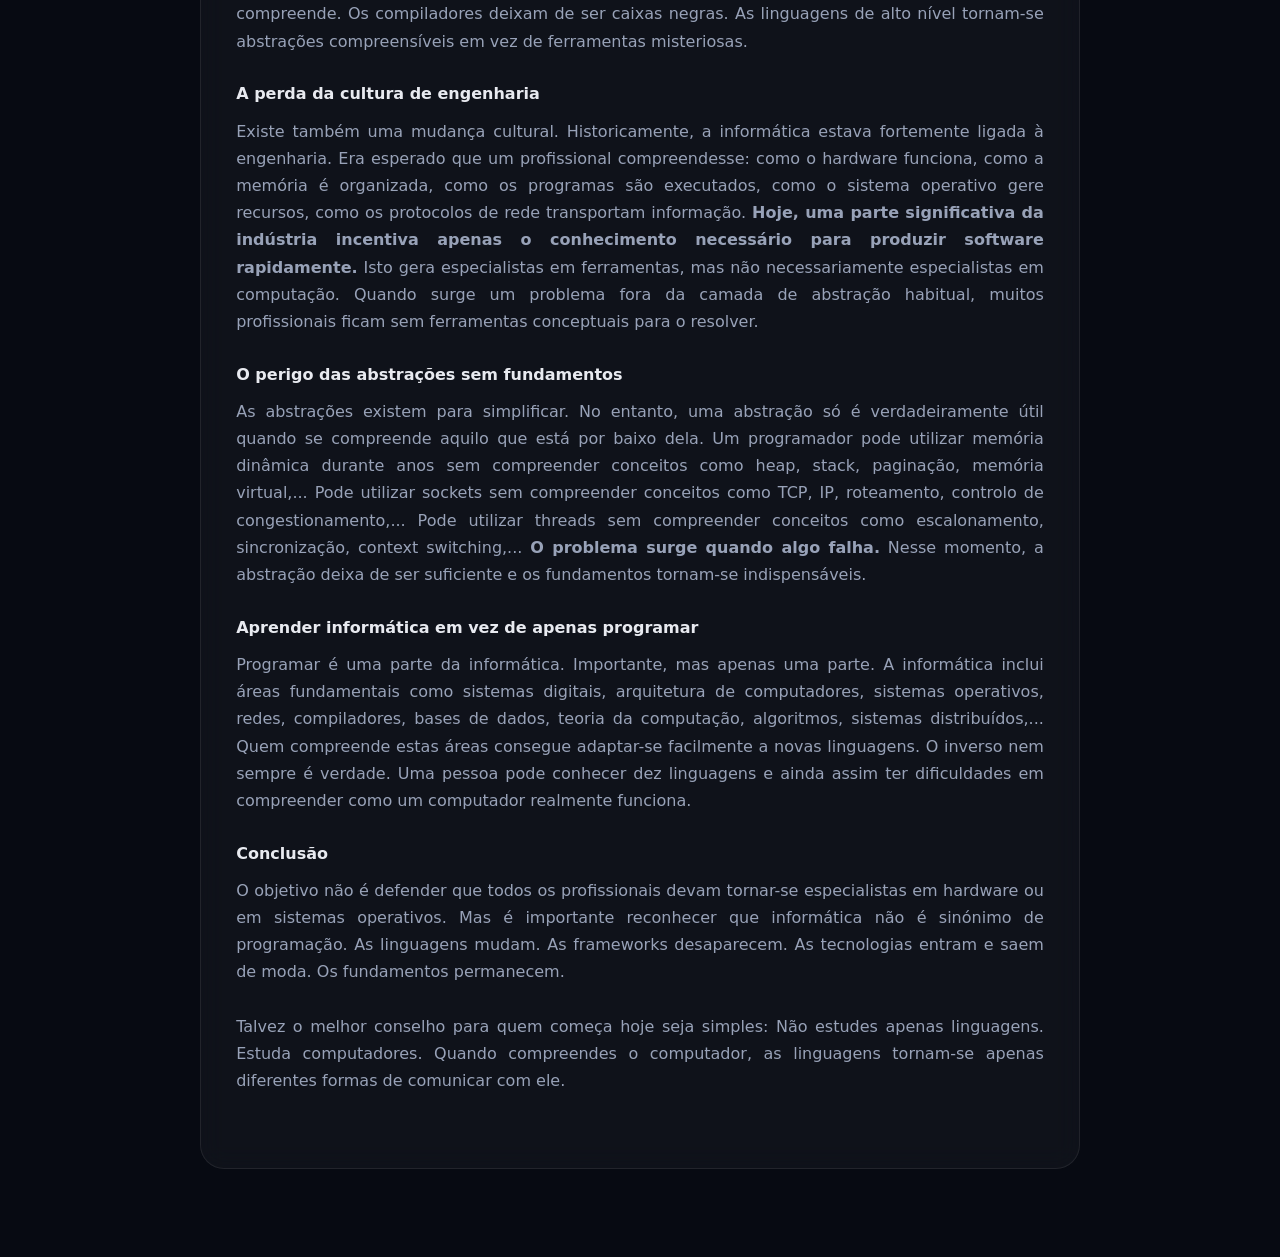
<file: pagina_artigos/artigos/artigo08062026_1630.html>
<!DOCTYPE html>
<html lang="pt">

<head>
    <meta charset="UTF-8">
    <meta name="viewport" content="width=device-width, initial-scale=1.0">
    <!--Informações de exibição: -->
    <meta property="og:type" content="article">
    <meta property="og:title" content="Geração dos Programadores Superficiais">
    <meta property="og:description" content="Tendências atuais e dificuldades de aprendizado do baixo nível.">
    <meta property="og:site_name" content="Pedro Oliveira - Portefólio Profissional">
    <!--Informações da página: -->
    <title>Geração dos Programadores Superficiais</title>
    <link rel="stylesheet" href="../../style.css">
    <!-- Google tag (gtag.js) -->
    <script async src="https://www.googletagmanager.com/gtag/js?id=G-9H047FNG0F"></script>
    <script>
        window.dataLayer = window.dataLayer || [];
        function gtag() { dataLayer.push(arguments); }
        gtag('js', new Date());

        gtag('config', 'G-9H047FNG0F');
    </script>

</head>

<body class="article-page">
    <header class="header">
        <div class="container nav-wrapper">
            <nav class="nav-menu">
                <a href="../../index.html">Início</a>
                <a href="../artigos.html">Artigos</a>
            </nav>
        </div>
    </header>
    <div class="bg-glow"></div>
    <section class="section">
        <div class="container">
            <div class="articles-box">
                <h1>Geração dos Programadores Superficiais</h1>
                <p>Pedro Oliveira · 08/06/2026</p>

                <p style="text-align: justify; margin-bottom: 30px;">
                    Nos últimos anos, a informática sofreu uma transformação curiosa. Cada vez mais pessoas entram na
                    área motivadas pela programação, mas acabam por reduzir toda a informática à programação. O
                    resultado é uma geração de profissionais que conhece várias linguagens, frameworks e bibliotecas,
                    mas possui um conhecimento limitado dos fundamentos que sustentam os sistemas computacionais.

                    Hoje é comum encontrar quem saiba desenvolver aplicações web complexas, utilizar dezenas de
                    bibliotecas e trabalhar com tecnologias modernas, mas tenha dificuldade em explicar conceitos
                    básicos sobre memória, sistemas operativos, arquiteturas de processador, redes ou compiladores.

                    Este fenómeno não é necessariamente culpa dos estudantes. Em grande parte, resulta da forma como a
                    informática é ensinada, promovida e vendida ao público.
                </p>

                <strong>A obsessão pelas linguagens</strong>
                <p style="text-align: justify; margin-top: 10px;">
                    Um dos sintomas mais visíveis desta tendência é a obsessão pelas linguagens de programação.

                    Muitos iniciantes acreditam que aprender informática significa aprender linguagens. Começam por
                    Python, depois JavaScript, seguem para Java, C#, Go, Rust ou qualquer outra tecnologia popular do
                    momento.

                    A pergunta recorrente é sempre:Que linguagem devo aprender a seguir? Raramente a pergunta é: Como
                    funciona a memória virtual? Como é implementado um sistema operativo? O que acontece quando um
                    programa é compilado? Como é executada uma instrução dentro de um processador?
                    A consequência é a criação da ilusão de que o conhecimento informático é proporcional ao número de
                    linguagens conhecidas.
                    Na realidade, as linguagens são apenas ferramentas para expressar algoritmos e interagir com
                    sistemas. Os conceitos fundamentais permanecem os mesmos.
                </p>

                <strong>A ilusão de que Assembly é apenas mais uma linguagem</strong>
                <p style="text-align: justify; margin-top: 10px;">
                    Esta mentalidade torna-se particularmente evidente quando alguém tenta aprender Assembly.
                    Muitos estudantes olham para Assembly da mesma forma que olham para Python ou Java: Aprender
                    sintaxe,
                    fazer exercícios,
                    decorar instruções,
                    escrever programas.
                    Mas Assembly não é apenas uma linguagem.
                    Assembly é uma representação quase direta da arquitetura do processador.
                    Quando alguém tenta aprender Assembly sem compreender:
                    sistemas digitais,
                    álgebra booleana,
                    organização de computadores,
                    registos,
                    memória,
                    ciclo de execução de instruções,
                    arquitetura do processador,
                    o estudo torna-se uma experiência frustrante.
                    As instruções parecem arbitrárias.
                    Os registos parecem variáveis estranhas.
                    Os endereços de memória parecem números mágicos.
                    Nada faz sentido porque falta o contexto que justifica a existência de cada elemento.
                </p>

                <strong>O problema da ordem de aprendizagem</strong>
                <p style="text-align: justify; margin-top: 10px;">
                    A forma como muitos estudantes abordam a informática está invertida.
                    O percurso habitual tornou-se algo semelhante a:
                    aprender Python,
                    aprender JavaScript,
                    aprender React,
                    aprender Node.js,
                    aprender Docker,
                    aprender mais um framework e
                    tentar aprender Assembly.

                    Quando chegam ao último passo, sentem que entraram num mundo completamente diferente.
                    <br><br>
                    Mas talvez a sequência correta fosse mais próxima de:
                    sistemas digitais,
                    lógica booleana,
                    arquitetura de computadores,
                    organização de computadores,
                    assembly,
                    sistemas operativos,
                    compiladores,
                    linguagens de programação de alto nível e
                    frameworks e ferramentas

                    Nesta abordagem, cada novo conceito surge como consequência natural do anterior.
                    Assembly deixa de parecer magia.
                    Os sistemas operativos passam a resolver problemas concretos que o estudante já compreende.
                    Os compiladores deixam de ser caixas negras.
                    As linguagens de alto nível tornam-se abstrações compreensíveis em vez de ferramentas misteriosas.
                </p>

                <strong>A perda da cultura de engenharia</strong>
                <p style="text-align: justify; margin-top: 10px;">
                    Existe também uma mudança cultural.
                    Historicamente, a informática estava fortemente ligada à engenharia.
                    Era esperado que um profissional compreendesse:
                    como o hardware funciona,
                    como a memória é organizada,
                    como os programas são executados,
                    como o sistema operativo gere recursos,
                    como os protocolos de rede transportam informação.

                    <strong>Hoje, uma parte significativa da indústria incentiva apenas o conhecimento necessário para
                        produzir
                        software rapidamente.</strong>

                    Isto gera especialistas em ferramentas, mas não necessariamente especialistas em computação.
                    Quando surge um problema fora da camada de abstração habitual, muitos profissionais ficam sem
                    ferramentas conceptuais para o resolver.
                </p>

                <strong>O perigo das abstrações sem fundamentos</strong>
                <p style="text-align: justify; margin-top: 10px;">
                    As abstrações existem para simplificar.
                    No entanto, uma abstração só é verdadeiramente útil quando se compreende aquilo que está por baixo
                    dela.
                    Um programador pode utilizar memória dinâmica durante anos sem compreender conceitos como heap,
                    stack, paginação, memória virtual,...
                    Pode utilizar sockets sem compreender conceitos como TCP, IP, roteamento, controlo de
                    congestionamento,...
                    Pode utilizar threads sem compreender conceitos como escalonamento, sincronização, context
                    switching,...
                    <strong>O problema surge quando algo falha.</strong>
                    Nesse momento, a abstração deixa de ser suficiente e os fundamentos tornam-se indispensáveis.
                </p>

                <strong>Aprender informática em vez de apenas programar</strong>
                <p style="text-align: justify; margin-top: 10px;">
                    Programar é uma parte da informática.
                    Importante, mas apenas uma parte.
                    A informática inclui áreas fundamentais como sistemas digitais, arquitetura de computadores,
                    sistemas operativos,
                    redes,
                    compiladores,
                    bases de dados,
                    teoria da computação,
                    algoritmos,
                    sistemas distribuídos,...

                    Quem compreende estas áreas consegue adaptar-se facilmente a novas linguagens.
                    O inverso nem sempre é verdade.
                    Uma pessoa pode conhecer dez linguagens e ainda assim ter dificuldades em compreender como um
                    computador realmente funciona.
                </p>

                <strong>Conclusão</strong>
                <p style="text-align: justify; margin-top: 10px;">
                    O objetivo não é defender que todos os profissionais devam tornar-se especialistas em hardware ou em
                    sistemas operativos.
                    Mas é importante reconhecer que informática não é sinónimo de programação.
                    As linguagens mudam.
                    As frameworks desaparecem.
                    As tecnologias entram e saem de moda.
                    Os fundamentos permanecem.
                    <br><br>
                    Talvez o melhor conselho para quem começa hoje seja simples:
                    Não estudes apenas linguagens.
                    Estuda computadores.

                    Quando compreendes o computador, as linguagens tornam-se apenas diferentes formas de comunicar com
                    ele.
                </p>
            </div>
        </div>
    </section>

</body>

</html>
</file>
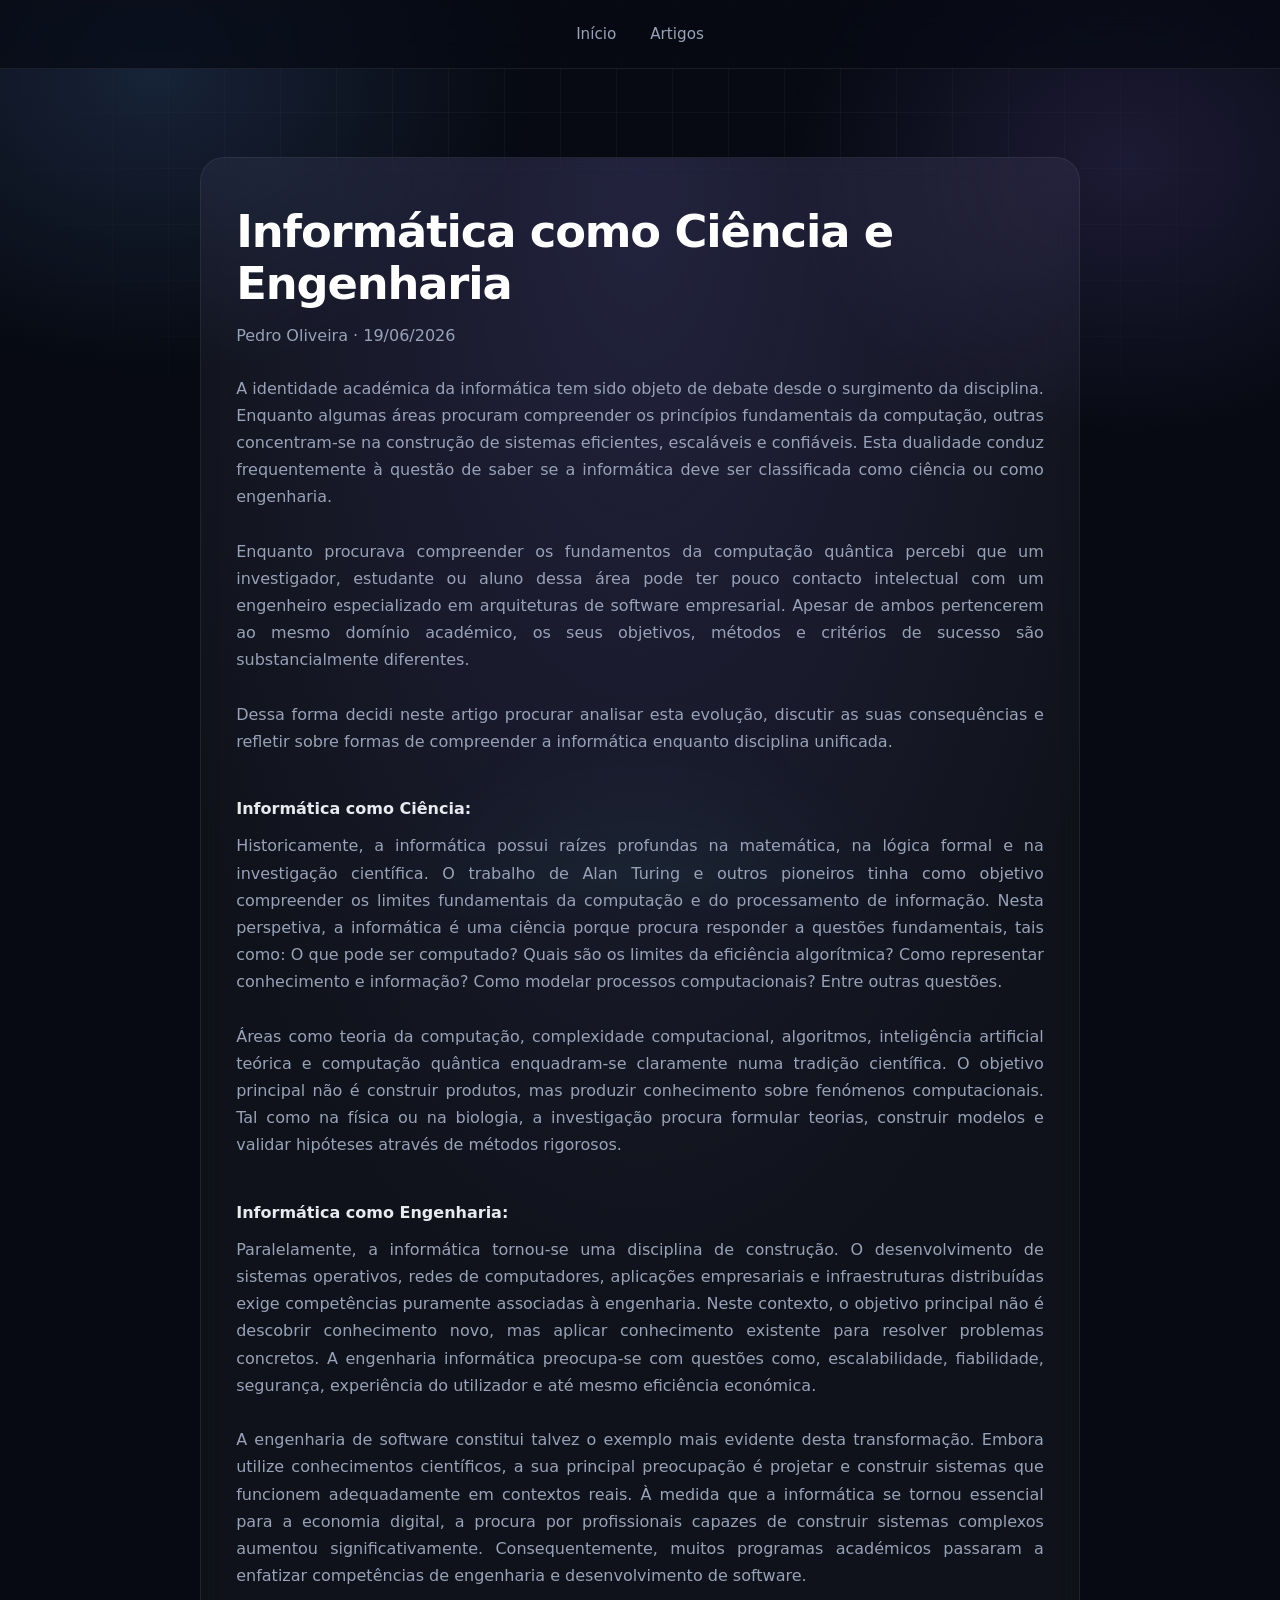
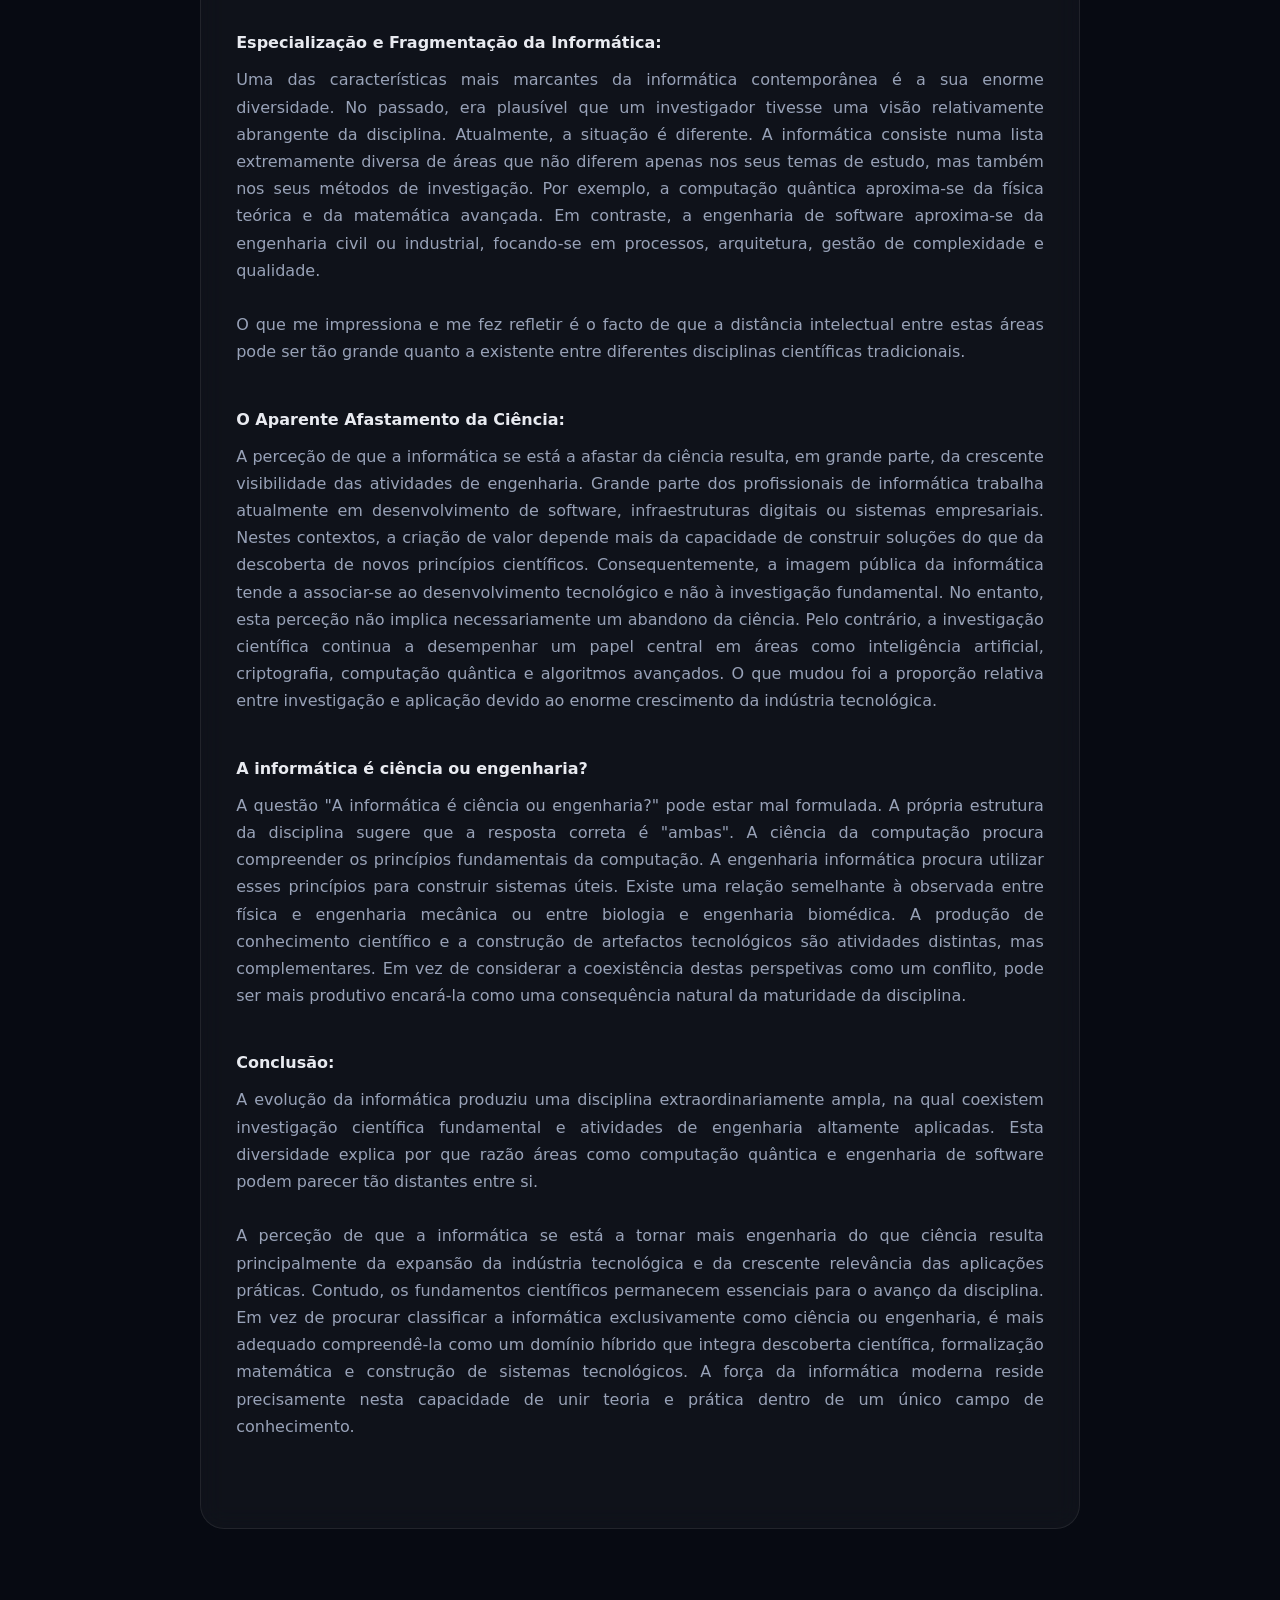
<file: pagina_artigos/artigos/artigo19062026_1711.html>
<!DOCTYPE html>
<html lang="pt">

<head>
    <meta charset="UTF-8">
    <meta name="viewport" content="width=device-width, initial-scale=1.0">
    <!--Informações de exibição: -->
    <meta property="og:type" content="article">
    <meta property="og:title" content="Informática como Ciência e Engenharia">
    <meta property="og:description" content="Tendência evolutiva da informática como área de estudo.">
    <meta property="og:site_name" content="Pedro Oliveira - Portefólio Profissional">
    <!--Informações da página: -->
    <title>Informática como Ciência e Engenharia</title>
    <link rel="stylesheet" href="../../style.css">
    <!-- Google tag (gtag.js) -->
    <script async src="https://www.googletagmanager.com/gtag/js?id=G-9H047FNG0F"></script>
    <script>
        window.dataLayer = window.dataLayer || [];
        function gtag() { dataLayer.push(arguments); }
        gtag('js', new Date());

        gtag('config', 'G-9H047FNG0F');
    </script>

</head>

<body class="article-page">
    <header class="header">
        <div class="container nav-wrapper">
            <nav class="nav-menu">
                <a href="../../index.html">Início</a>
                <a href="../artigos.html">Artigos</a>
            </nav>
        </div>
    </header>

    <div class="bg-glow"></div>
    <section class="section">
        <div class="container">
            <div class="articles-box">
                <h1>Informática como Ciência e Engenharia</h1>
                <p>Pedro Oliveira · 19/06/2026</p>

                <!--Texto Introdutório: -->
                <p style="text-align: justify; margin-bottom: 40px;">
                    A identidade académica da informática tem sido objeto de debate desde o surgimento da disciplina.
                    Enquanto algumas áreas procuram compreender os princípios fundamentais da computação, outras
                    concentram-se na construção de sistemas eficientes, escaláveis e confiáveis. Esta dualidade conduz
                    frequentemente à questão de saber se a informática deve ser classificada como ciência ou como
                    engenharia.
                    <br><br>
                    Enquanto procurava compreender os fundamentos da computação quântica percebi que um investigador,
                    estudante ou aluno dessa área pode ter pouco contacto intelectual com um engenheiro especializado em
                    arquiteturas de software empresarial. Apesar de ambos pertencerem ao mesmo domínio académico, os
                    seus objetivos, métodos e critérios de sucesso são substancialmente diferentes.
                    <br><br>
                    Dessa forma decidi neste artigo procurar analisar esta evolução, discutir as suas consequências e
                    refletir sobre formas de compreender a informática enquanto disciplina unificada.
                </p>

                <!--Titulo + Parágrafo: -->
                <strong>Informática como Ciência:</strong>
                <p style="text-align: justify; margin-top: 10px; margin-bottom: 40px;">
                    Historicamente, a informática possui raízes profundas na matemática, na lógica formal e na
                    investigação científica. O trabalho de Alan Turing e outros pioneiros tinha como objetivo
                    compreender os limites fundamentais da computação e do processamento de informação.
                    Nesta perspetiva, a informática é uma ciência porque procura responder a questões fundamentais, tais
                    como: O que pode ser computado? Quais são os limites da eficiência algorítmica? Como representar
                    conhecimento e informação? Como modelar processos computacionais? Entre outras questões.
                    <br><br>
                    Áreas como teoria da computação, complexidade computacional, algoritmos, inteligência artificial
                    teórica e computação quântica enquadram-se claramente numa tradição científica. O objetivo principal
                    não é construir produtos, mas produzir conhecimento sobre fenómenos computacionais.
                    Tal como na física ou na biologia, a investigação procura formular teorias, construir modelos e
                    validar hipóteses através de métodos rigorosos.
                </p>

                <!--Titulo + Parágrafo: -->
                <strong>Informática como Engenharia:</strong>
                <p style="text-align: justify; margin-top: 10px; margin-bottom: 40px;">
                    Paralelamente, a informática tornou-se uma disciplina de construção. O desenvolvimento de sistemas
                    operativos, redes de computadores, aplicações empresariais e infraestruturas distribuídas exige
                    competências puramente associadas à engenharia.
                    Neste contexto, o objetivo principal não é descobrir conhecimento novo, mas aplicar conhecimento
                    existente para resolver problemas concretos.
                    A engenharia informática preocupa-se com questões como, escalabilidade, fiabilidade, segurança,
                    experiência do utilizador e até mesmo eficiência económica.
                    <br><br>
                    A engenharia de software constitui talvez o exemplo mais evidente desta transformação. Embora
                    utilize conhecimentos científicos, a sua principal preocupação é projetar e construir sistemas que
                    funcionem adequadamente em contextos reais.
                    À medida que a informática se tornou essencial para a economia digital, a procura por profissionais
                    capazes de construir sistemas complexos aumentou significativamente. Consequentemente, muitos
                    programas académicos passaram a enfatizar competências de engenharia e desenvolvimento de software.
                </p>

                <!--Titulo + Parágrafo: -->
                <strong>Especialização e Fragmentação da Informática:</strong>
                <p style="text-align: justify; margin-top: 10px; margin-bottom: 40px;">
                    Uma das características mais marcantes da informática contemporânea é a sua enorme diversidade.
                    No passado, era plausível que um investigador tivesse uma visão relativamente abrangente da
                    disciplina. Atualmente, a situação é diferente. A informática consiste numa lista extremamente
                    diversa de áreas que não diferem apenas nos seus temas de estudo, mas também nos seus métodos de
                    investigação. Por exemplo, a computação quântica aproxima-se da física teórica e da matemática
                    avançada. Em contraste, a engenharia de software aproxima-se da engenharia civil ou industrial,
                    focando-se em processos, arquitetura, gestão de complexidade e qualidade.
                    <br><br>
                    O que me impressiona e me fez refletir é o facto de que a distância intelectual entre estas áreas
                    pode ser tão grande quanto a existente entre diferentes disciplinas científicas tradicionais.
                </p>

                <!--Titulo + Parágrafo: -->
                <strong>O Aparente Afastamento da Ciência:</strong>
                <p style="text-align: justify; margin-top: 10px; margin-bottom: 40px;">
                    A perceção de que a informática se está a afastar da ciência resulta, em grande parte, da crescente
                    visibilidade das atividades de engenharia.
                    Grande parte dos profissionais de informática trabalha atualmente em desenvolvimento de software,
                    infraestruturas digitais ou sistemas empresariais. Nestes contextos, a criação de valor depende mais
                    da capacidade de construir soluções do que da descoberta de novos princípios científicos.
                    Consequentemente, a imagem pública da informática tende a associar-se ao desenvolvimento tecnológico
                    e não à investigação fundamental.
                    No entanto, esta perceção não implica necessariamente um abandono da ciência. Pelo contrário, a
                    investigação científica continua a desempenhar um papel central em áreas como inteligência
                    artificial, criptografia, computação quântica e algoritmos avançados.
                    O que mudou foi a proporção relativa entre investigação e aplicação devido ao enorme crescimento da
                    indústria tecnológica.
                </p>

                <!--Titulo + Parágrafo: -->
                <strong>A informática é ciência ou engenharia?</strong>
                <p style="text-align: justify; margin-top: 10px; margin-bottom: 40px;">
                    A questão "A informática é ciência ou engenharia?" pode estar mal formulada. A própria estrutura da
                    disciplina sugere que a resposta correta é "ambas".
                    A ciência da computação procura compreender os princípios fundamentais da computação.
                    A engenharia informática procura utilizar esses princípios para construir sistemas úteis.
                    Existe uma relação semelhante à observada entre física e engenharia mecânica ou entre biologia e
                    engenharia biomédica. A produção de conhecimento científico e a construção de artefactos
                    tecnológicos são atividades distintas, mas complementares.
                    Em vez de considerar a coexistência destas perspetivas como um conflito, pode ser mais produtivo
                    encará-la como uma consequência natural da maturidade da disciplina.
                </p>
                
                <!--Titulo + Parágrafo: -->
                <strong>Conclusão:</strong>
                <p style="text-align: justify; margin-top: 10px; margin-bottom: 40px;">
                    A evolução da informática produziu uma disciplina extraordinariamente ampla, na qual coexistem
                    investigação científica fundamental e atividades de engenharia altamente aplicadas. Esta diversidade
                    explica por que razão áreas como computação quântica e engenharia de software podem parecer tão
                    distantes entre si.
                    <br><br>
                    A perceção de que a informática se está a tornar mais engenharia do que ciência resulta
                    principalmente da expansão da indústria tecnológica e da crescente relevância das aplicações
                    práticas. Contudo, os fundamentos científicos permanecem essenciais para o avanço da disciplina.
                    Em vez de procurar classificar a informática exclusivamente como ciência ou engenharia, é mais
                    adequado compreendê-la como um domínio híbrido que integra descoberta científica, formalização
                    matemática e construção de sistemas tecnológicos. A força da informática moderna reside precisamente
                    nesta capacidade de unir teoria e prática dentro de um único campo de conhecimento.

                </p>

            </div>
        </div>
    </section>

</body>

</html>
</file>
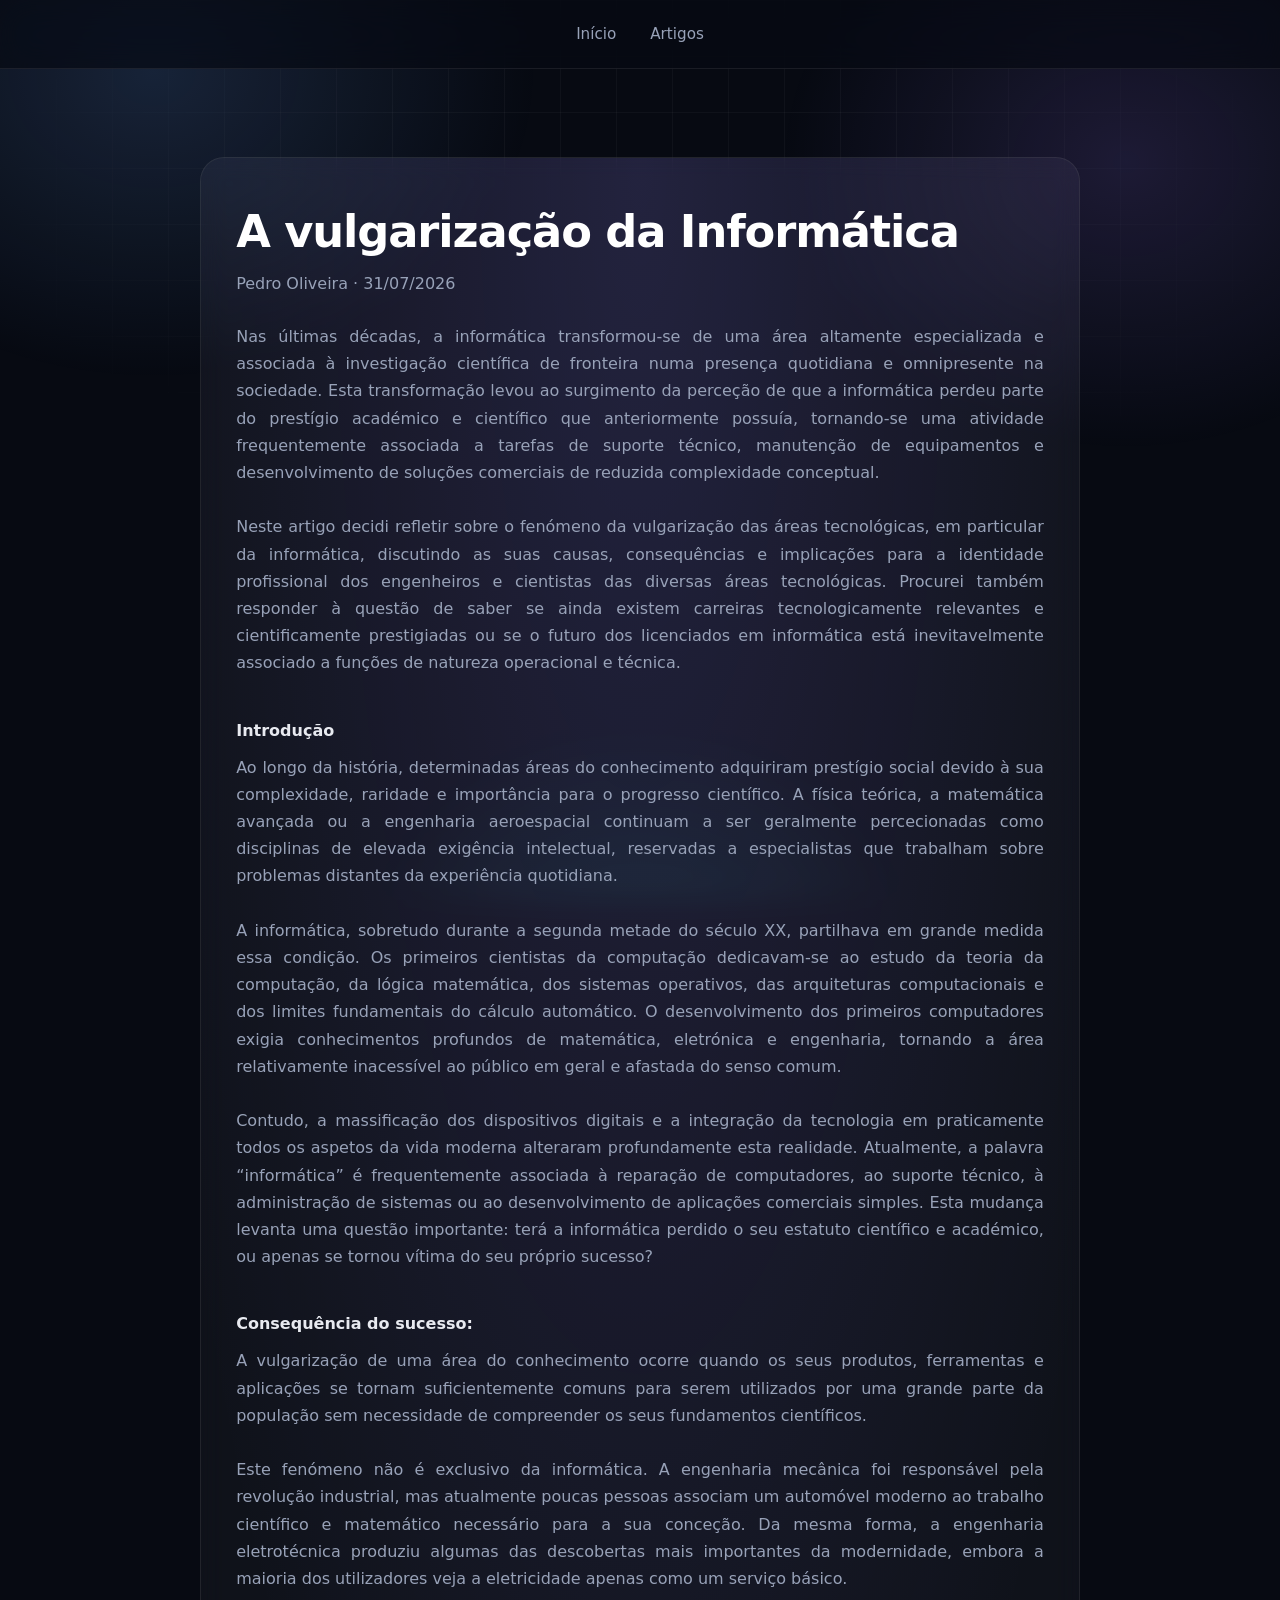
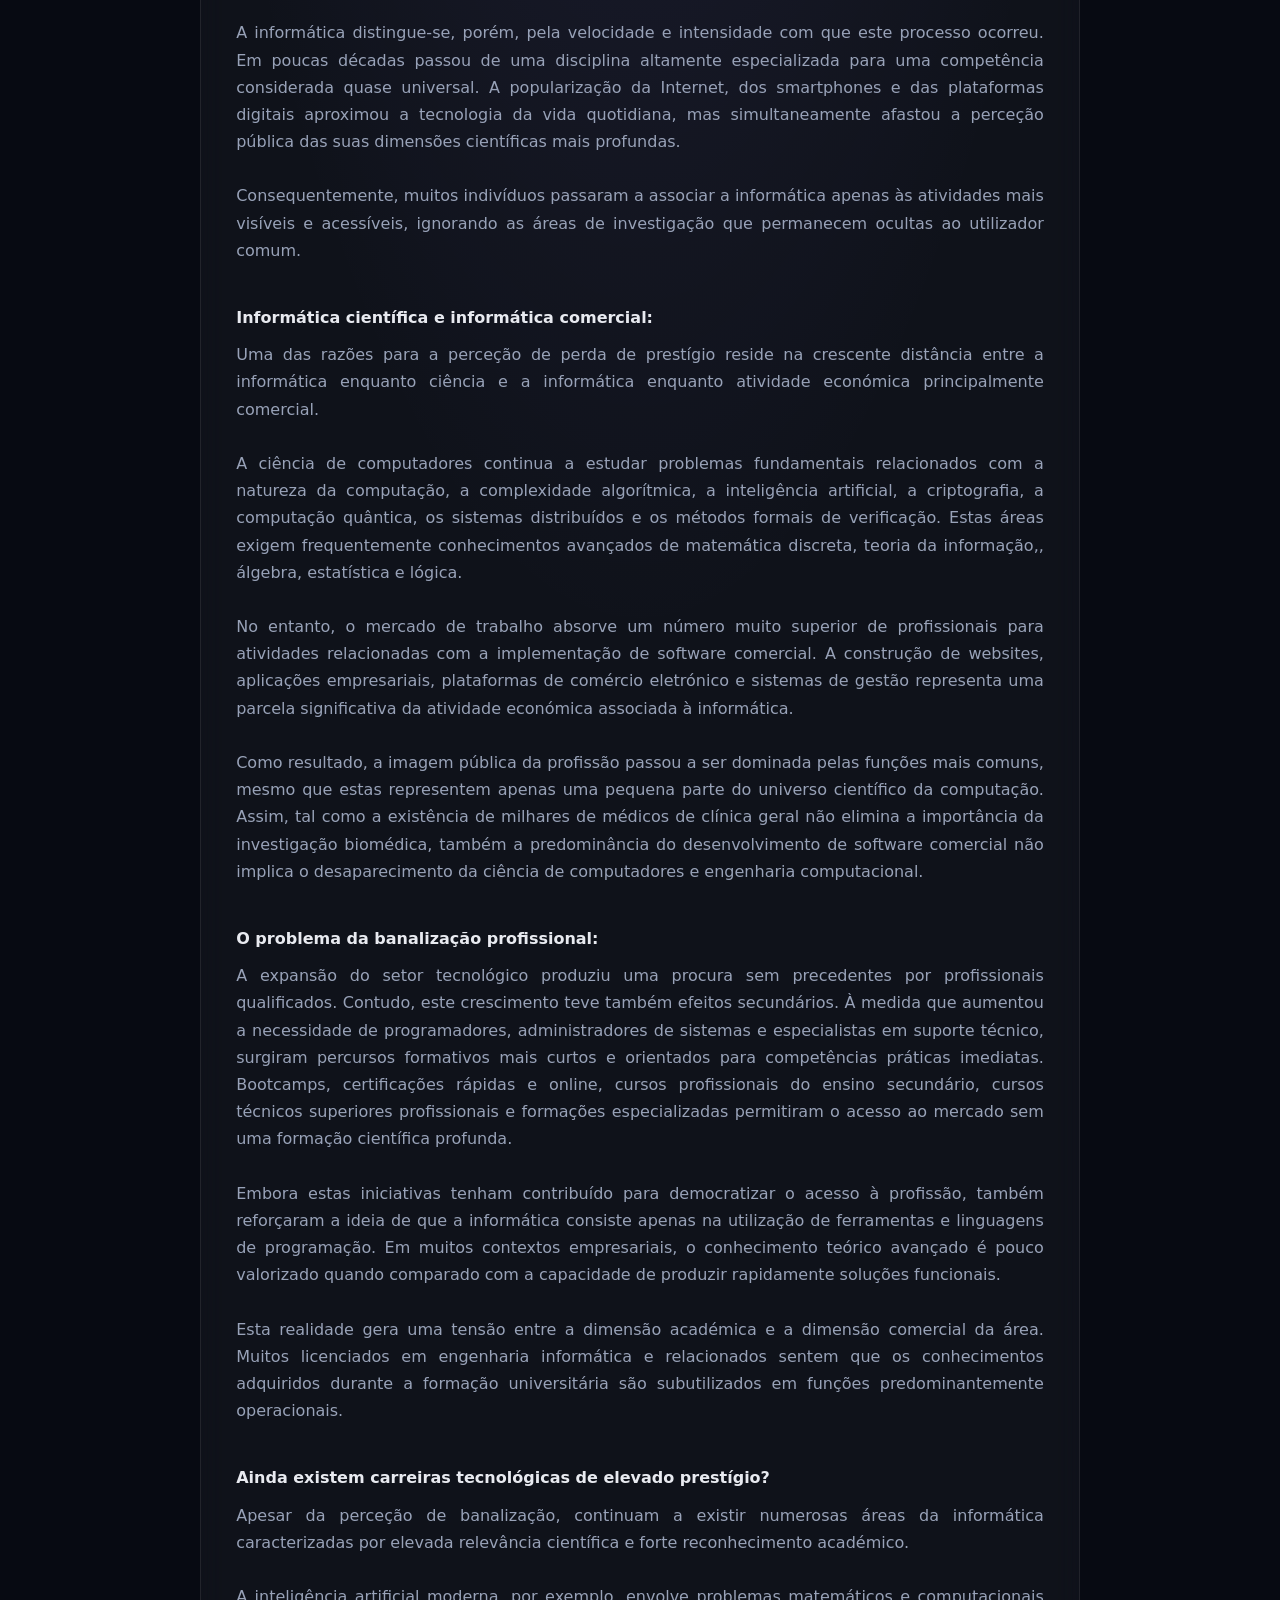
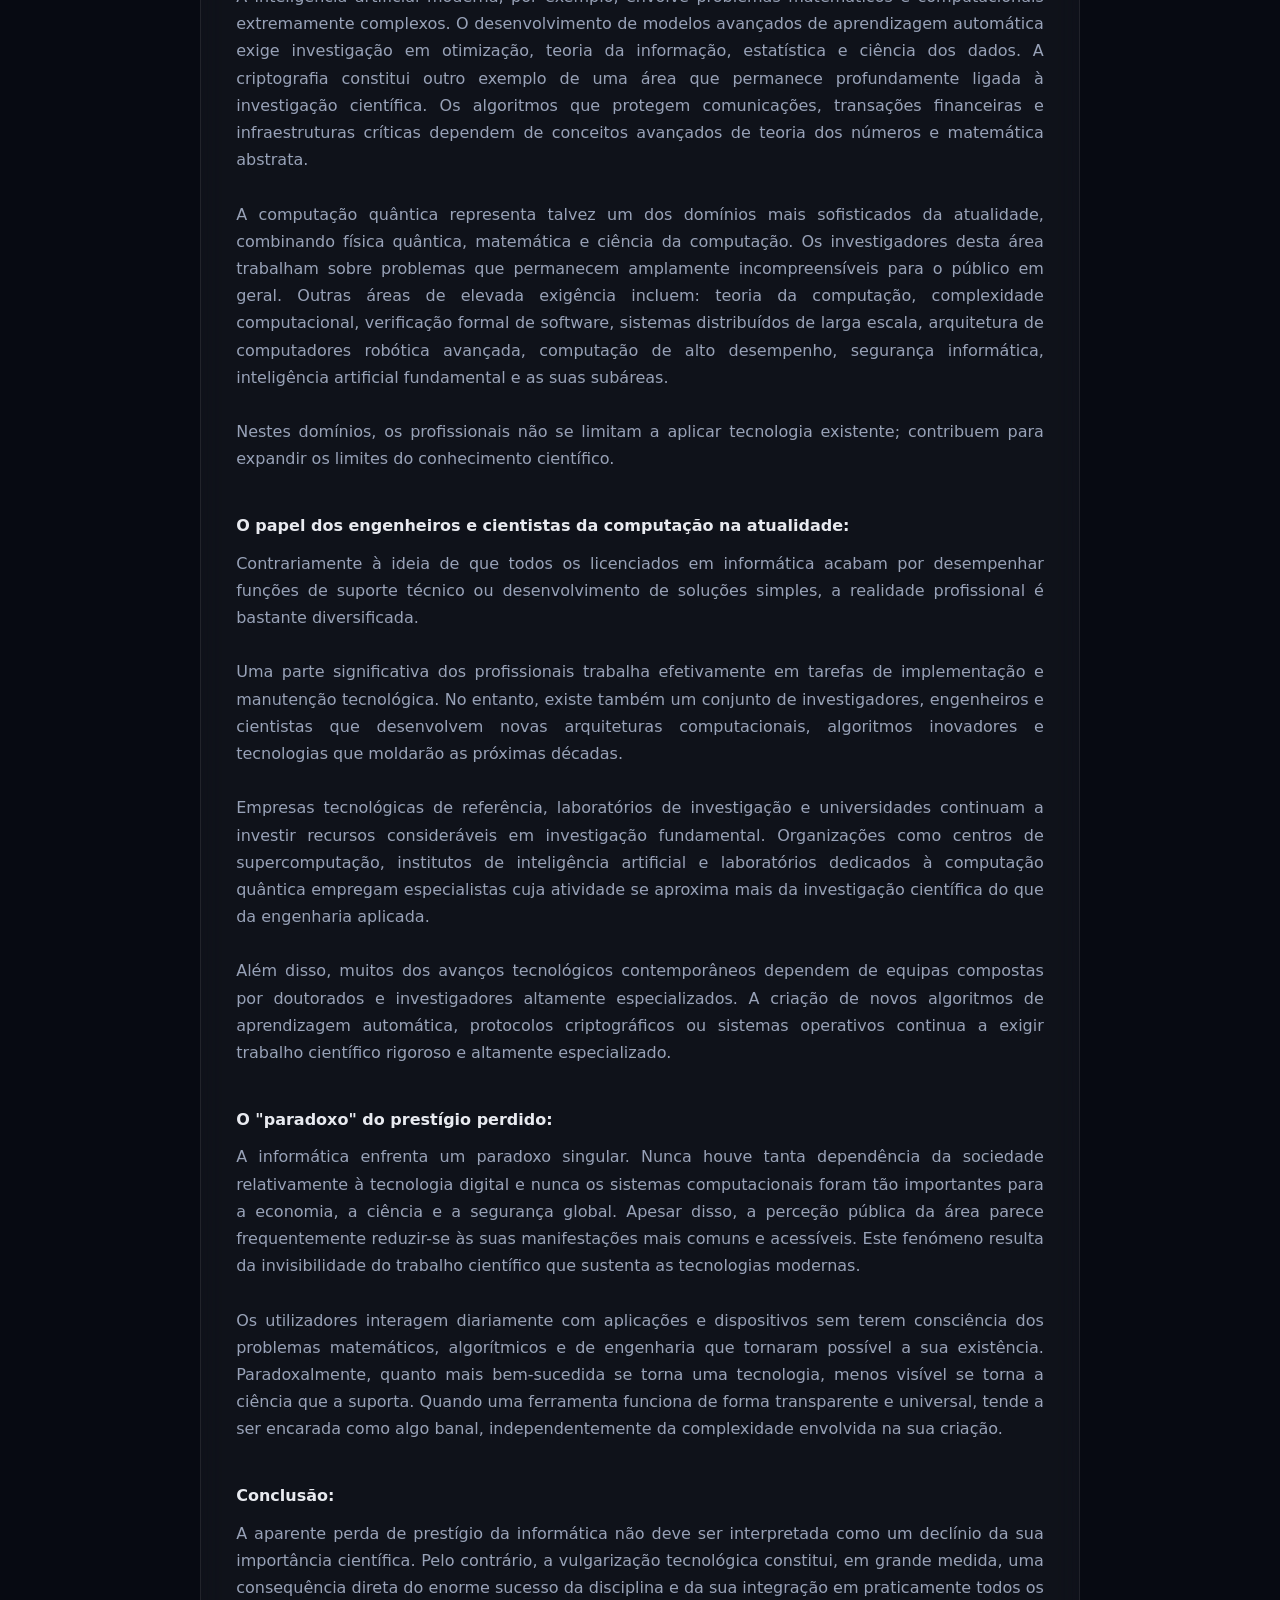
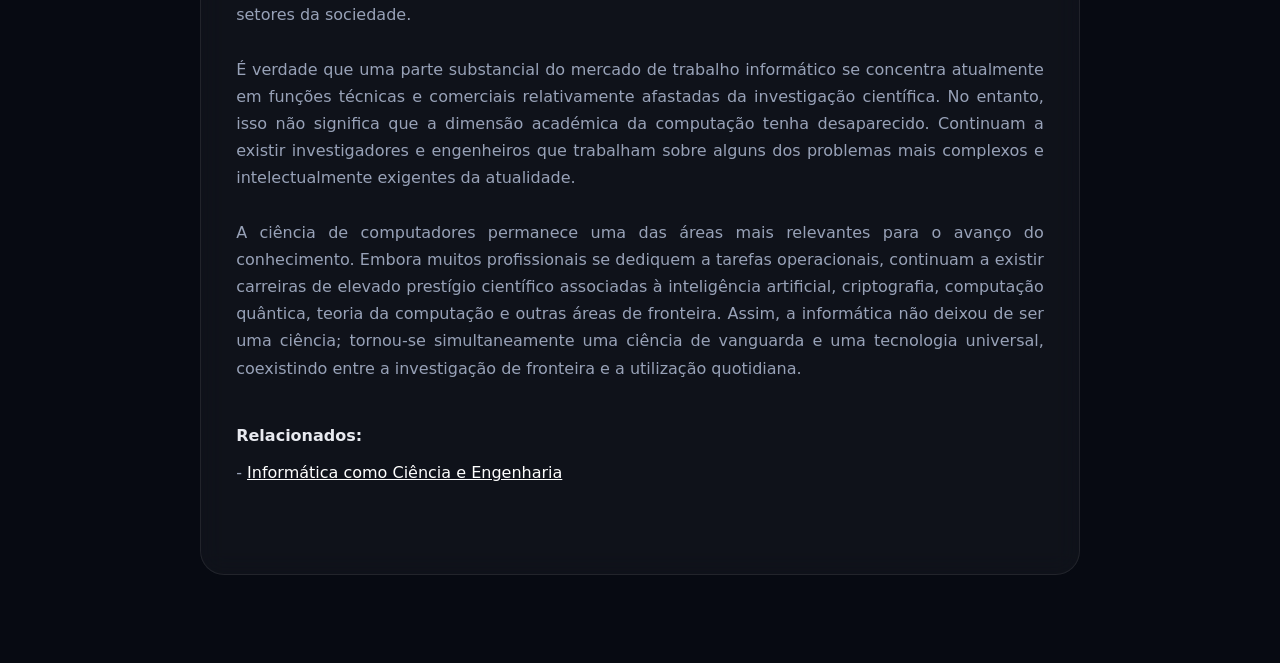
<file: pagina_artigos/artigos/artigo31072026_1930.html>
<!DOCTYPE html>
<html lang="pt">

<head>
    <meta charset="UTF-8">
    <meta name="viewport" content="width=device-width, initial-scale=1.0">
    <!--Informações de exibição: -->
    <meta property="og:type" content="article">
    <meta property="og:title" content="A vulgarização da Informática">
    <meta property="og:description" content="Prestígio, ciência e profissão na era digital.">
    <meta property="og:site_name" content="Pedro Oliveira - Portefólio Profissional">
    <!--Informações da página: -->
    <title>A vulgarização da Informática</title>
    <link rel="stylesheet" href="../../style.css">
    <!-- Google tag (gtag.js) -->
    <script async src="https://www.googletagmanager.com/gtag/js?id=G-9H047FNG0F"></script>
    <script>
        window.dataLayer = window.dataLayer || [];
        function gtag() { dataLayer.push(arguments); }
        gtag('js', new Date());

        gtag('config', 'G-9H047FNG0F');
    </script>

</head>

<body class="article-page">
    <header class="header">
        <div class="container nav-wrapper">
            <nav class="nav-menu">
                <a href="../../index.html">Início</a>
                <a href="../artigos.html">Artigos</a>
            </nav>
        </div>
    </header>

    <div class="bg-glow"></div>
    <section class="section">
        <div class="container">
            <div class="articles-box">
                <h1>A vulgarização da Informática</h1>
                <p>Pedro Oliveira · 31/07/2026</p>

                <!--Texto Introdutório: -->
                <p style="text-align: justify; margin-bottom: 40px;">
                    Nas últimas décadas, a informática transformou-se de uma área altamente especializada e associada à
                    investigação científica de fronteira numa presença quotidiana e omnipresente na sociedade. Esta
                    transformação levou ao surgimento da perceção de que a informática perdeu parte do prestígio
                    académico e científico que anteriormente possuía, tornando-se uma atividade frequentemente associada
                    a tarefas de suporte técnico, manutenção de equipamentos e desenvolvimento de soluções comerciais de
                    reduzida complexidade conceptual.
                    <br><br>
                    Neste artigo decidi refletir sobre o fenómeno da vulgarização das áreas tecnológicas, em particular
                    da informática, discutindo as suas causas, consequências e implicações para a identidade
                    profissional dos engenheiros e cientistas das diversas áreas tecnológicas. Procurei também responder
                    à questão de saber se ainda existem carreiras tecnologicamente relevantes e cientificamente
                    prestigiadas ou se o futuro dos licenciados em informática está inevitavelmente associado a funções
                    de natureza operacional e técnica.
                </p>

                <!--Titulo + Parágrafo: -->
                <strong>Introdução</strong>
                <p style="text-align: justify; margin-top: 10px; margin-bottom: 40px;">
                    Ao longo da história, determinadas áreas do conhecimento adquiriram prestígio social devido à sua
                    complexidade, raridade e importância para o progresso científico. A física teórica, a matemática
                    avançada ou a engenharia aeroespacial continuam a ser geralmente percecionadas como disciplinas de
                    elevada exigência intelectual, reservadas a especialistas que trabalham sobre problemas distantes da
                    experiência quotidiana.
                    <br><br>
                    A informática, sobretudo durante a segunda metade do século XX, partilhava em grande medida essa
                    condição. Os primeiros cientistas da computação dedicavam-se ao estudo da teoria da computação, da
                    lógica matemática, dos sistemas operativos, das arquiteturas computacionais e dos limites
                    fundamentais do cálculo automático. O desenvolvimento dos primeiros computadores exigia
                    conhecimentos profundos de matemática, eletrónica e engenharia, tornando a área relativamente
                    inacessível ao público em geral e afastada do senso comum.
                    <br><br>
                    Contudo, a massificação dos dispositivos digitais e a integração da tecnologia em praticamente todos
                    os aspetos da vida moderna alteraram profundamente esta realidade. Atualmente, a palavra
                    “informática” é frequentemente associada à reparação de computadores, ao suporte técnico, à
                    administração de sistemas ou ao desenvolvimento de aplicações comerciais simples. Esta mudança
                    levanta uma questão importante: terá a informática perdido o seu estatuto científico e académico, ou
                    apenas se tornou vítima do seu próprio sucesso?
                </p>

                <!--Titulo + Parágrafo: -->
                <strong>Consequência do sucesso:</strong>
                <p style="text-align: justify; margin-top: 10px; margin-bottom: 40px;">
                    A vulgarização de uma área do conhecimento ocorre quando os seus produtos, ferramentas e aplicações
                    se tornam suficientemente comuns para serem utilizados por uma grande parte da população sem
                    necessidade de compreender os seus fundamentos científicos.
                    <br><br>
                    Este fenómeno não é exclusivo da informática. A engenharia mecânica foi responsável pela revolução
                    industrial, mas atualmente poucas pessoas associam um automóvel moderno ao trabalho científico e
                    matemático necessário para a sua conceção. Da mesma forma, a engenharia eletrotécnica produziu
                    algumas das descobertas mais importantes da modernidade, embora a maioria dos utilizadores veja a
                    eletricidade apenas como um serviço básico.
                    <br><br>
                    A informática distingue-se, porém, pela velocidade e intensidade com que este processo ocorreu. Em
                    poucas décadas passou de uma disciplina altamente especializada para uma competência considerada
                    quase universal. A popularização da Internet, dos smartphones e das plataformas digitais aproximou a
                    tecnologia da vida quotidiana, mas simultaneamente afastou a perceção pública das suas dimensões
                    científicas mais profundas.
                    <br><br>
                    Consequentemente, muitos indivíduos passaram a associar a informática apenas às atividades mais
                    visíveis e acessíveis, ignorando as áreas de investigação que permanecem ocultas ao utilizador
                    comum.
                </p>

                <!--Titulo + Parágrafo: -->
                <strong>Informática científica e informática comercial:</strong>
                <p style="text-align: justify; margin-top: 10px; margin-bottom: 40px;">
                    Uma das razões para a perceção de perda de prestígio reside na crescente distância entre a
                    informática enquanto ciência e a informática enquanto atividade económica principalmente comercial.
                    <br><br>
                    A ciência de computadores continua a estudar problemas fundamentais relacionados com a natureza da
                    computação, a complexidade algorítmica, a inteligência artificial, a criptografia, a computação
                    quântica, os sistemas distribuídos e os métodos formais de verificação. Estas áreas exigem
                    frequentemente conhecimentos avançados de matemática discreta, teoria da informação,, álgebra,
                    estatística e lógica.
                    <br><br>
                    No entanto, o mercado de trabalho absorve um número muito superior de profissionais para atividades
                    relacionadas com a implementação de software comercial. A construção de websites, aplicações
                    empresariais, plataformas de comércio eletrónico e sistemas de gestão representa uma parcela
                    significativa da atividade económica associada à informática.
                    <br><br>
                    Como resultado, a imagem pública da profissão passou a ser dominada pelas funções mais comuns, mesmo
                    que estas representem apenas uma pequena parte do universo científico da computação.
                    Assim, tal como a existência de milhares de médicos de clínica geral não elimina a importância da
                    investigação biomédica, também a predominância do desenvolvimento de software comercial não implica
                    o desaparecimento da ciência de computadores e engenharia computacional.
                </p>

                <!--Titulo + Parágrafo: -->
                <strong>O problema da banalização profissional:</strong>
                <p style="text-align: justify; margin-top: 10px; margin-bottom: 40px;">
                    A expansão do setor tecnológico produziu uma procura sem precedentes por profissionais qualificados.
                    Contudo, este crescimento teve também efeitos secundários.
                    À medida que aumentou a necessidade de programadores, administradores de sistemas e especialistas em
                    suporte técnico, surgiram percursos formativos mais curtos e orientados para competências práticas
                    imediatas. Bootcamps, certificações rápidas e online, cursos profissionais do ensino secundário,
                    cursos técnicos superiores profissionais e formações especializadas permitiram o acesso ao mercado
                    sem uma formação científica profunda.
                    <br><br>
                    Embora estas iniciativas tenham contribuído para democratizar o acesso à profissão, também
                    reforçaram a ideia de que a informática consiste apenas na utilização de ferramentas e linguagens de
                    programação. Em muitos contextos empresariais, o conhecimento teórico avançado é pouco valorizado
                    quando comparado com a capacidade de produzir rapidamente soluções funcionais.
                    <br><br>
                    Esta realidade gera uma tensão entre a dimensão académica e a dimensão comercial da área. Muitos
                    licenciados em engenharia informática e relacionados sentem que os conhecimentos adquiridos durante
                    a formação universitária são subutilizados em funções predominantemente operacionais.
                </p>

                <!--Titulo + Parágrafo: -->
                <strong>Ainda existem carreiras tecnológicas de elevado prestígio?</strong>
                <p style="text-align: justify; margin-top: 10px; margin-bottom: 40px;">
                    Apesar da perceção de banalização, continuam a existir numerosas áreas da informática caracterizadas
                    por elevada relevância científica e forte reconhecimento académico.
                    <br><br>
                    A inteligência artificial moderna, por exemplo, envolve problemas matemáticos e computacionais
                    extremamente complexos. O desenvolvimento de modelos avançados de aprendizagem automática exige
                    investigação em otimização, teoria da informação, estatística e ciência dos dados.
                    A criptografia constitui outro exemplo de uma área que permanece profundamente ligada à investigação
                    científica. Os algoritmos que protegem comunicações, transações financeiras e infraestruturas
                    críticas dependem de conceitos avançados de teoria dos números e matemática abstrata.
                    <br><br>
                    A computação quântica representa talvez um dos domínios mais sofisticados da atualidade, combinando
                    física quântica, matemática e ciência da computação. Os investigadores desta área trabalham sobre
                    problemas que permanecem amplamente incompreensíveis para o público em geral.

                    Outras áreas de elevada exigência incluem: teoria da computação, complexidade computacional,
                    verificação formal de software, sistemas distribuídos de larga escala, arquitetura de computadores
                    robótica avançada, computação de alto desempenho, segurança informática, inteligência artificial
                    fundamental e as suas subáreas.
                    <br><br>
                    Nestes domínios, os profissionais não se limitam a aplicar tecnologia existente; contribuem para
                    expandir os limites do conhecimento científico.
                </p>

                <!--Titulo + Parágrafo: -->
                <strong>O papel dos engenheiros e cientistas da computação na atualidade:</strong>
                <p style="text-align: justify; margin-top: 10px; margin-bottom: 40px;">
                    Contrariamente à ideia de que todos os licenciados em informática acabam por desempenhar funções de
                    suporte técnico ou desenvolvimento de soluções simples, a realidade profissional é bastante
                    diversificada.
                    <br><br>
                    Uma parte significativa dos profissionais trabalha efetivamente em tarefas de implementação e
                    manutenção tecnológica. No entanto, existe também um conjunto de investigadores, engenheiros e
                    cientistas que desenvolvem novas arquiteturas computacionais, algoritmos inovadores e tecnologias
                    que moldarão as próximas décadas.
                    <br><br>
                    Empresas tecnológicas de referência, laboratórios de investigação e universidades continuam a
                    investir recursos consideráveis em investigação fundamental. Organizações como centros de
                    supercomputação, institutos de inteligência artificial e laboratórios dedicados à computação
                    quântica empregam especialistas cuja atividade se aproxima mais da investigação científica do que da
                    engenharia aplicada.
                    <br><br>
                    Além disso, muitos dos avanços tecnológicos contemporâneos dependem de equipas compostas por
                    doutorados e investigadores altamente especializados. A criação de novos algoritmos de aprendizagem
                    automática, protocolos criptográficos ou sistemas operativos continua a exigir trabalho científico
                    rigoroso e altamente especializado.
                </p>

                <!--Titulo + Parágrafo: -->
                <strong>O "paradoxo" do prestígio perdido:</strong>
                <p style="text-align: justify; margin-top: 10px; margin-bottom: 40px;">
                    A informática enfrenta um paradoxo singular. Nunca houve tanta dependência da sociedade
                    relativamente à tecnologia digital e nunca os sistemas computacionais foram tão importantes para a
                    economia, a ciência e a segurança global. Apesar disso, a perceção pública da área parece
                    frequentemente reduzir-se às suas manifestações mais comuns e acessíveis.
                    Este fenómeno resulta da invisibilidade do trabalho científico que sustenta as tecnologias modernas.
                    <br><br>
                    Os utilizadores interagem diariamente com aplicações e dispositivos sem terem consciência dos
                    problemas matemáticos, algorítmicos e de engenharia que tornaram possível a sua existência.
                    Paradoxalmente, quanto mais bem-sucedida se torna uma tecnologia, menos visível se torna a ciência
                    que a suporta. Quando uma ferramenta funciona de forma transparente e universal, tende a ser
                    encarada como algo banal, independentemente da complexidade envolvida na sua criação.
                </p>

                <!--Titulo + Parágrafo: -->
                <strong>Conclusão:</strong>
                <p style="text-align: justify; margin-top: 10px; margin-bottom: 40px;">
                    A aparente perda de prestígio da informática não deve ser interpretada como um declínio da sua
                    importância científica. Pelo contrário, a vulgarização tecnológica constitui, em grande medida, uma
                    consequência direta do enorme sucesso da disciplina e da sua integração em praticamente todos os
                    setores da sociedade.
                    <br><br>
                    É verdade que uma parte substancial do mercado de trabalho informático se concentra atualmente em
                    funções técnicas e comerciais relativamente afastadas da investigação científica. No entanto, isso
                    não significa que a dimensão académica da computação tenha desaparecido. Continuam a existir
                    investigadores e engenheiros que trabalham sobre alguns dos problemas mais complexos e
                    intelectualmente exigentes da atualidade.
                    <br><br>
                    A ciência de computadores permanece uma das áreas mais relevantes para o avanço do conhecimento.
                    Embora muitos profissionais se dediquem a tarefas operacionais, continuam a existir carreiras de
                    elevado prestígio científico associadas à inteligência artificial, criptografia, computação
                    quântica, teoria da computação e outras áreas de fronteira. Assim, a informática não deixou de ser
                    uma ciência; tornou-se simultaneamente uma ciência de vanguarda e uma tecnologia universal,
                    coexistindo entre a investigação de fronteira e a utilização quotidiana.
                </p>

                <!--Relacionados -->
                <strong>Relacionados:</strong>
                <p style="text-align: justify; margin-top: 10px; margin-bottom: 40px;">
                    - <a style="text-decoration: underline; color: white;" href="artigo19062026_1711.html">Informática como Ciência e Engenharia</a>
                </p>
            </div>
        </div>
    </section>

</body>

</html>
</file>
<file: style.css>
/* ==========================================================================
   Pedro Oliveira — Portefólio
   Sistema de design v2
   Índice: 1 Tokens · 2 Base · 3 Fundo · 4 Header · 5 Hero · 6 Secções
           7 Botões · 8 Cards · 9 Caixas (artigos/contacto) · 10 Filtros
           11 Artigos · 12 Footer · 13 Animações · 14 Responsivo
   ========================================================================== */

/* 1. TOKENS ---------------------------------------------------------------- */
:root {
    color-scheme: dark;

    --bg: #070a12;
    --bg-elev: #0d1220;
    --panel: rgba(255, 255, 255, 0.035);
    --panel-hover: rgba(255, 255, 255, 0.06);
    --text: #e8eaf0;
    --text-strong: #ffffff;
    --muted: #98a2b8;
    --accent: #6ea8fe;
    --accent2: #9b7bff;
    --accent3: #34d3c0;
    --border: rgba(255, 255, 255, 0.08);
    --border-strong: rgba(255, 255, 255, 0.16);

    --grad: linear-gradient(135deg, var(--accent), var(--accent2));
    --radius-sm: 10px;
    --radius: 16px;
    --radius-lg: 24px;

    --font-body: 'Manrope', system-ui, -apple-system, 'Segoe UI', sans-serif;
    --font-display: 'Sora', 'Manrope', system-ui, sans-serif;
    --font-mono: var(--font-body);

    --ease: cubic-bezier(.22, .8, .3, 1);
    --header-h: 68px;
}

/* 2. BASE ------------------------------------------------------------------ */
* {
    margin: 0;
    padding: 0;
    box-sizing: border-box;
}

html {
    scroll-behavior: smooth;
    scroll-padding-top: calc(var(--header-h) + 16px);
    -webkit-text-size-adjust: 100%;
}

body {
    font-family: var(--font-body);
    background: var(--bg);
    color: var(--text);
    line-height: 1.7;
    -webkit-font-smoothing: antialiased;
    text-rendering: optimizeLegibility;
    overflow-x: hidden;
}

img {
    max-width: 100%;
    display: block;
}

a {
    color: inherit;
}

::selection {
    background: rgba(110, 168, 254, .35);
    color: var(--text-strong);
}

:focus-visible {
    outline: 2px solid var(--accent);
    outline-offset: 3px;
    border-radius: 6px;
}

.container {
    width: min(1100px, 92%);
    margin-inline: auto;
}

.skip-link {
    position: fixed;
    top: -60px;
    left: 1rem;
    z-index: 300;
    background: var(--grad);
    color: #fff;
    padding: .6rem 1rem;
    border-radius: var(--radius-sm);
    font-weight: 600;
    text-decoration: none;
    transition: top .2s var(--ease);
}

.skip-link:focus {
    top: 1rem;
}

/* 3. FUNDO ----------------------------------------------------------------- */
.bg-glow {
    position: fixed;
    inset: 0;
    z-index: -1;
    pointer-events: none;
    background:
        radial-gradient(40rem 32rem at 12% 8%, rgba(110, 168, 254, .16), transparent 60%),
        radial-gradient(36rem 30rem at 88% 18%, rgba(155, 123, 255, .15), transparent 60%),
        radial-gradient(30rem 24rem at 50% 105%, rgba(52, 211, 192, .08), transparent 60%);
}

/* grelha subtil, esbatida nas margens */
.bg-glow::after {
    content: "";
    position: absolute;
    inset: 0;
    background-image:
        linear-gradient(var(--border) 1px, transparent 1px),
        linear-gradient(90deg, var(--border) 1px, transparent 1px);
    background-size: 56px 56px;
    opacity: .45;
    -webkit-mask-image: radial-gradient(ellipse 70% 55% at 50% 22%, #000 30%, transparent 75%);
    mask-image: radial-gradient(ellipse 70% 55% at 50% 22%, #000 30%, transparent 75%);
}

.scroll-progress {
    position: fixed;
    top: 0;
    left: 0;
    right: 0;
    height: 2px;
    z-index: 200;
    background: var(--grad);
    transform-origin: 0 50%;
    transform: scaleX(0);
    pointer-events: none;
}

/* 4. HEADER ---------------------------------------------------------------- */
.header {
    position: sticky;
    top: 0;
    z-index: 100;
    -webkit-backdrop-filter: blur(16px) saturate(140%);
    backdrop-filter: blur(16px) saturate(140%);
    background: rgba(7, 10, 18, .72);
    border-bottom: 1px solid var(--border);
    transition: background .3s, border-color .3s;
}

.header.is-scrolled {
    background: rgba(7, 10, 18, .88);
    border-bottom-color: var(--border-strong);
}

.nav-wrapper {
    display: flex;
    justify-content: center;
    align-items: center;
    min-height: var(--header-h);
    padding: .5rem 0;
}

.header--collapsible .nav-wrapper {
    justify-content: space-between;
    gap: 1rem;
}

.brand {
    display: inline-flex;
    align-items: center;
    gap: .7rem;
    text-decoration: none;
    color: var(--text-strong);
    font-family: var(--font-display);
    font-weight: 600;
    letter-spacing: -.01em;
}

.brand:hover .nav-menu {
    display: flex;
    flex-wrap: wrap;
    justify-content: center;
    gap: .25rem;
}

.nav-menu a {
    position: relative;
    color: var(--muted);
    text-decoration: none;
    font-size: .95rem;
    font-weight: 500;
    padding: .45rem .9rem;
    border-radius: 999px;
    transition: color .25s, background .25s;
}

.nav-menu a:hover {
    color: var(--text-strong);
    background: var(--panel-hover);
}

.nav-menu a.active,
.nav-menu a[aria-current="page"] {
    color: var(--text-strong);
    background: rgba(110, 168, 254, .12);
    box-shadow: inset 0 0 0 1px rgba(110, 168, 254, .28);
}

.nav-toggle {
    display: none;
    flex-direction: column;
    justify-content: center;
    gap: 5px;
    width: 42px;
    height: 42px;
    padding: 0 11px;
    background: var(--panel);
    border: 1px solid var(--border);
    border-radius: 12px;
    cursor: pointer;
}

.nav-toggle span {
    display: block;
    height: 2px;
    border-radius: 2px;
    background: var(--text);
    transition: transform .3s var(--ease), opacity .2s;
}

.nav-toggle[aria-expanded="true"] span:nth-child(1) { transform: translateY(7px) rotate(45deg); }
.nav-toggle[aria-expanded="true"] span:nth-child(2) { opacity: 0; }
.nav-toggle[aria-expanded="true"] span:nth-child(3) { transform: translateY(-7px) rotate(-45deg); }

/* 5. HERO ------------------------------------------------------------------ */
.hero {
    position: relative;
    min-height: calc(100vh - var(--header-h));
    min-height: calc(100svh - var(--header-h));
    display: flex;
    justify-content: center;
    align-items: center;
    text-align: center;
    padding: 3rem 0 5.5rem;
}

.hero-tag {
    display: inline-flex;
    align-items: center;
    gap: .6rem;
    font-family: var(--font-mono);
    font-size: .74rem;
    letter-spacing: .18em;
    text-transform: uppercase;
    color: var(--accent);
    padding: .45rem 1rem;
    border: 1px solid rgba(110, 168, 254, .28);
    background: rgba(110, 168, 254, .07);
    border-radius: 999px;
    margin-bottom: 1.8rem;
}

.hero-tag::before {
    content: "";
    width: 7px;
    height: 7px;
    border-radius: 50%;
    background: var(--accent3);
    box-shadow: 0 0 0 0 rgba(52, 211, 192, .6);
    animation: pulse 2.4s infinite;
}

.hero h1 {
    font-family: var(--font-display);
    font-size: clamp(2.9rem, 9vw, 6rem);
    font-weight: 700;
    line-height: 1.02;
    letter-spacing: -.035em;
    margin-bottom: 1.2rem;
    background: linear-gradient(180deg, #fff 30%, #aab6d3 100%);
    -webkit-background-clip: text;
    background-clip: text;
    -webkit-text-fill-color: transparent;
    color: transparent;
}

.hero-subtitle {
    font-family: var(--font-display);
    font-size: clamp(1.1rem, 2.6vw, 1.55rem);
    color: var(--muted);
    font-weight: 400;
    margin-bottom: 1.5rem;
}

.hero-subtitle strong {
    font-weight: 500;
    background: var(--grad);
    -webkit-background-clip: text;
    background-clip: text;
    -webkit-text-fill-color: transparent;
    color: transparent;
}

.hero-description {
    max-width: 640px;
    margin: 0 auto 2.2rem;
    color: var(--muted);
    font-size: 1.05rem;
}

.hero-actions {
    display: flex;
    flex-wrap: wrap;
    justify-content: center;
    gap: .9rem;
}

/* seta animada do hero */
.scroll-down {
    position: absolute;
    left: 50%;
    bottom: 1.6rem;
    translate: -50% 0;
    display: grid;
    place-items: center;
    width: 48px;
    height: 48px;
    color: var(--text);
    border: 1px solid var(--border-strong);
    border-radius: 50%;
    background: var(--panel);
    -webkit-backdrop-filter: blur(8px);
    backdrop-filter: blur(8px);
    text-decoration: none;
    transition: opacity .4s, background .3s, border-color .3s;
}

.scroll-down svg {
    animation: bounce 1.8s ease-in-out infinite;
}

.scroll-down:hover {
    background: var(--panel-hover);
    border-color: rgba(110, 168, 254, .5);
}

.scroll-down.hide {
    opacity: 0;
    pointer-events: none;
}

@keyframes bounce {
    0%, 100% { transform: translateY(-3px); }
    50%      { transform: translateY(4px); }
}

/* 6. SECÇÕES --------------------------------------------------------------- */
.section {
    padding: 5.5rem 0;
}

.section-head {
    text-align: center;
    margin-bottom: 2.6rem;
}

.eyebrow {
    display: block;
    font-family: var(--font-mono);
    font-size: .75rem;
    letter-spacing: .2em;
    text-transform: uppercase;
    color: var(--accent);
    margin-bottom: .8rem;
}

.section h2,
.section h3 {
    font-family: var(--font-display);
    font-size: clamp(1.7rem, 4vw, 2.4rem);
    font-weight: 600;
    letter-spacing: -.02em;
    line-height: 1.2;
    margin-bottom: 1rem;
    text-align: center;
    color: var(--text-strong);
}

.section > p,
.section-head p {
    max-width: 720px;
    margin: auto;
    text-align: center;
    color: var(--muted);
    font-size: 1.05rem;
}

.about {
    max-width: 760px;
    margin-inline: auto;
    padding: 2.4rem;
    border-radius: var(--radius-lg);
    border: 1px solid var(--border);
    background: var(--panel);
    text-align: center;
    position: relative;
    overflow: hidden;
}

.about p {
    color: var(--text);
    font-size: 1.12rem;
    line-height: 1.85;
}

/* 7. BOTÕES ---------------------------------------------------------------- */
.btn-primary,
.btn-secondary,
.btn-ghost {
    display: inline-flex;
    align-items: center;
    justify-content: center;
    gap: .55rem;
    text-decoration: none;
    color: #fff;
    font-family: var(--font-body);
    font-weight: 600;
    font-size: .98rem;
    line-height: 1.2;
    border-radius: 14px;
    cursor: pointer;
    transition: transform .3s var(--ease), box-shadow .3s, background .3s, border-color .3s;
}

.btn-primary {
    padding: .85rem 2rem;
    background: var(--grad);
    border: 0;
    box-shadow: 0 6px 16px -10px rgba(110, 168, 254, .3);
}

.btn-primary:hover {
    transform: translateY(-3px);
    box-shadow: 0 8px 20px -12px rgba(139, 120, 255, .35);
}

.btn-ghost {
    padding: .85rem 1.8rem;
    background: transparent;
    border: 1px solid var(--border-strong);
}

.btn-ghost:hover {
    transform: translateY(-3px);
    background: var(--panel-hover);
    border-color: rgba(110, 168, 254, .5);
}

.btn-secondary {
    margin-top: 1.2rem;
    padding: .7rem 1.2rem;
    font-size: .92rem;
    background: rgba(255, 255, 255, .06);
    border: 1px solid var(--border);
    align-self: flex-start;
}

.btn-secondary:hover {
    transform: translateY(-2px);
    background: rgba(110, 168, 254, .14);
    border-color: rgba(110, 168, 254, .45);
}

.btn-secondary .arrow,
.btn-primary .arrow {
    display: inline-block;
    transition: transform .3s var(--ease);
}

.btn-secondary:hover .arrow,
.btn-primary:hover .arrow {
    transform: translateX(4px);
}

.btn-icon {
    width: 18px;
    height: 18px;
}

.btn-disabled,
.btn-disabled:hover {
    opacity: .55;
    cursor: default;
    transform: none;
    background: transparent;
    border-style: dashed;
    border-color: var(--border-strong);
}

/* 8. CARDS ----------------------------------------------------------------- */
.grid {
    display: grid;
    grid-template-columns: repeat(auto-fit, minmax(260px, 1fr));
    gap: 1.5rem;
}

.card {
    --mx: 50%;
    --my: 0%;
    position: relative;
    overflow: hidden;
    isolation: isolate;
    display: flex;
    flex-direction: column;
    justify-content: space-between;
    min-height: 200px;
    padding: 1.8rem;
    text-align: left;
    color: var(--text);
    text-decoration: none;
    background: var(--panel);
    border: 1px solid var(--border);
    border-radius: 20px;
    -webkit-backdrop-filter: blur(12px);
    backdrop-filter: blur(12px);
    transition: transform .4s var(--ease), border-color .3s, background .3s, box-shadow .4s;
}

/* luz que segue o cursor */
.card::before {
    content: "";
    position: absolute;
    inset: 0;
    z-index: -1;
    opacity: 0;
    background: radial-gradient(380px circle at var(--mx) var(--my), rgba(110, 168, 254, .14), transparent 60%);
    transition: opacity .35s;
}

.card:hover {
    transform: translateY(-6px);
    border-color: rgba(110, 168, 254, .4);
    background: var(--panel-hover);
    box-shadow: 0 24px 48px -24px rgba(0, 0, 0, .7);
}

.card:hover::before {
    opacity: 1;
}

.card:visited {
    color: var(--text);
}

.card-icon {
    display: grid;
    place-items: center;
    width: 52px;
    height: 52px;
    margin-bottom: 1.2rem;
    border-radius: 14px;
    background: rgba(255, 255, 255, .05);
    border: 1px solid var(--border);
}

.card-icon img {
    width: 28px;
    height: 28px;
    object-fit: contain;
}

.card h3,
.card h4 {
    font-family: var(--font-display);
    font-size: 1.2rem;
    font-weight: 600;
    letter-spacing: -.01em;
    line-height: 1.3;
    text-align: left;
    margin: 0 0 .3rem;
    color: var(--text-strong);
}

.card-title-row {
    display: flex;
    align-items: center;
    gap: .6rem;
    margin-bottom: .3rem;
}

.card-title-row h3 {
    margin: 0;
}

.card-title-row img {
    width: 22px;
    height: 22px;
    object-fit: contain;
}

.card-meta {
    font-family: var(--font-mono);
    font-size: .76rem;
    color: var(--muted);
    letter-spacing: .04em;
}

.card--soon {
    border-style: dashed;
    background: transparent;
}

.card--soon .card-icon {
    border-style: dashed;
    color: var(--muted);
    font-size: 1.3rem;
}

/* 9. CAIXAS (artigos / contacto) ------------------------------------------- */
.articles-box,
.contact-card {
    position: relative;
    overflow: hidden;
    text-align: center;
    background: var(--panel);
    border: 1px solid var(--border);
    border-radius: var(--radius-lg);
    padding: 3rem 2.2rem;
    -webkit-backdrop-filter: blur(12px);
    backdrop-filter: blur(12px);
    max-width: 720px;
    margin: auto;
}

.articles-box::before,
.contact-card::before {
    content: "";
    position: absolute;
    inset: -40% -10% auto -10%;
    height: 80%;
    z-index: -1;
    background: radial-gradient(closest-side, rgba(139, 120, 255, .16), transparent);
    pointer-events: none;
}

.articles-box h2,
.articles-box h3,
.contact-card h2,
.contact-card h3 {
    margin-bottom: .8rem;
}

.articles-box p,
.contact-card p {
    margin: 0 auto 1.6rem;
    line-height: 1.7;
    color: var(--muted);
}

.contact-section {
    padding-top: 2rem;
}

.contact-email {
    display: inline-flex;
    align-items: center;
    gap: .6rem;
    margin-bottom: 1.6rem;
    padding: .55rem .6rem .55rem 1.1rem;
    border-radius: 999px;
    border: 1px solid var(--border);
    background: rgba(255, 255, 255, .04);
    font-family: var(--font-mono);
    font-size: .92rem;
}

.contact-email a {
    color: var(--text-strong);
    text-decoration: none;
}

.contact-email a:hover {
    color: var(--accent);
}

.copy-btn {
    font-family: var(--font-body);
    font-size: .78rem;
    font-weight: 600;
    color: var(--text);
    padding: .35rem .8rem;
    border-radius: 999px;
    border: 1px solid var(--border-strong);
    background: transparent;
    cursor: pointer;
    transition: background .25s, color .25s;
}

.copy-btn:hover {
    background: var(--panel-hover);
}

.copy-btn.copied {
    color: var(--accent3);
    border-color: rgba(52, 211, 192, .5);
}

/* 10. FILTROS (artigos e recursos) ----------------------------------------- */
.filters-wrapper .articles-box {
    max-width: 1100px;
}

.page-title {
    font-family: var(--font-display);
    font-size: clamp(1.8rem, 4vw, 2.5rem);
    font-weight: 600;
    letter-spacing: -.02em;
    color: var(--text-strong);
    margin-bottom: .6rem;
}

.filters-grid {
    display: flex;
    flex-wrap: wrap;
    align-items: center;
    gap: .9rem;
    margin-top: 1.6rem;
}

.filters-grid input {
    flex: 2 1 240px;
}

.filters-grid select {
    flex: 1 1 160px;
}

.filters-grid input,
.filters-grid select {
    font-family: var(--font-body);
    font-size: .95rem;
    background: rgba(255, 255, 255, .04);
    color: var(--text);
    border: 1px solid var(--border);
    padding: .85rem 1rem;
    border-radius: 12px;
    outline: none;
    transition: border-color .25s, box-shadow .25s, background .25s;
}

.filters-grid input::placeholder {
    color: var(--muted);
}

.filters-grid input:focus,
.filters-grid select:focus {
    border-color: rgba(110, 168, 254, .6);
    box-shadow: 0 0 0 4px rgba(110, 168, 254, .14);
    background: rgba(255, 255, 255, .06);
}

.filters-grid select {
    cursor: pointer;
}

.filters-grid select option {
    background: var(--bg-elev);
    color: var(--text);
}

#filtros {
    padding-bottom: .5rem;
}

/* 11. ARTIGOS -------------------------------------------------------------- */
.articles-list {
    display: grid;
    grid-template-columns: repeat(2, 1fr);
    gap: 1.5rem;
    margin-top: .5rem;
    margin-bottom: 3rem;
}

.articles-list .card {
    width: 100%;
    min-height: 0;
    padding: 1.5rem 1.7rem;
    gap: .5rem;
    justify-content: flex-start;
}

.articles-list .card p {
    margin: 0;
    color: var(--muted);
    font-size: .95rem;
    text-align: left;
}

.tags {
    margin: .6rem 0 .9rem;
    display: flex;
    flex-wrap: wrap;
    gap: .4rem;
}

.tag {
    display: inline-block;
    padding: .2rem .7rem;
    border-radius: 999px;
    background: rgba(110, 168, 254, .1);
    border: 1px solid rgba(110, 168, 254, .22);
    color: var(--accent);
    font-family: var(--font-mono);
    font-size: .74rem;
    margin: 0;
}

.article-btn {
    padding: .7rem 1.5rem;
    display: inline-flex;
    align-items: center;
    justify-content: center;
    text-align: center;
    line-height: 1;
}

#loadMoreBtn {
    border: none;
    outline: none;
    cursor: pointer;
    padding: .9rem 3rem;
}

#loadMoreBtn:focus-visible {
    outline: 2px solid var(--accent);
    outline-offset: 4px;
}

.load-more-wrap {
    text-align: center;
    margin-top: 2rem;
}

/* página de artigo individual */
.article-page .articles-box {
    max-width: 880px;
    text-align: left;
}

.article-page h1 {
    font-family: var(--font-display);
    font-size: clamp(1.9rem, 4.5vw, 2.8rem);
    letter-spacing: -.025em;
    line-height: 1.15;
    color: var(--text-strong);
    margin-bottom: .8rem;
}

.article-page .article-meta {
    font-family: var(--font-mono);
    font-size: .82rem;
    color: var(--muted);
    margin-bottom: 1.6rem;
}

.article-page .article-content {
    font-size: 1.05rem;
    line-height: 1.85;
    color: var(--text);
    text-align: left;
}

.article-page .article-content h2 {
    font-family: var(--font-display);
    font-size: 1.55rem;
    margin: 2.2rem 0 .8rem;
    text-align: left;
    color: var(--text-strong);
}

.article-page .article-content h3 {
    font-family: var(--font-display);
    font-size: 1.2rem;
    margin: 1.6rem 0 .6rem;
    text-align: left;
}

.article-page .article-content p {
    margin: 0 0 1.2rem;
    color: var(--text);
    text-align: left;
}

.article-page .article-content a {
    color: var(--accent);
    text-underline-offset: 3px;
}

.article-page .article-content ul,
.article-page .article-content ol {
    margin: 0 0 1.2rem 1.4rem;
}

.article-page .article-content li {
    margin-bottom: .4rem;
}

.article-page .article-content blockquote {
    margin: 1.5rem 0;
    padding: .9rem 1.3rem;
    border-left: 3px solid var(--accent2);
    background: var(--panel);
    border-radius: 0 var(--radius-sm) var(--radius-sm) 0;
    color: var(--muted);
}

.article-page .article-content code {
    font-family: var(--font-mono);
    font-size: .88em;
    padding: .15em .45em;
    border-radius: 6px;
    background: rgba(255, 255, 255, .07);
}

.article-page .article-content pre {
    margin: 1.5rem 0;
    padding: 1.2rem 1.4rem;
    overflow-x: auto;
    border-radius: var(--radius);
    background: #05070d;
    border: 1px solid var(--border);
}

.article-page .article-content pre code {
    padding: 0;
    background: none;
}

.article-page .article-content img {
    border-radius: var(--radius);
    margin: 1.5rem 0;
    border: 1px solid var(--border);
}

/* 12. FOOTER --------------------------------------------------------------- */
.footer {
    padding: 2.2rem 0;
    border-top: 1px solid var(--border);
    color: var(--muted);
    margin-top: 2rem;
    font-size: .9rem;
    text-align: center;
}

.footer .container {
    display: flex;
    flex-wrap: wrap;
    align-items: center;
    justify-content: center;
    gap: .6rem 2rem;
}

.footer a {
    text-decoration: none;
    color: var(--muted);
    transition: color .25s;
}

.footer a:hover {
    color: var(--text-strong);
}

/* 13. ANIMAÇÕES ------------------------------------------------------------ */
/* Só esconde se o JS estiver ativo — sem JS o conteúdo fica sempre visível */
.js .reveal {
    opacity: 0;
    transform: translateY(32px);
    transition: opacity .8s var(--ease), transform .8s var(--ease);
}

.js .reveal.visible {
    opacity: 1;
    transform: none;
}

@keyframes pulse {
    0%   { box-shadow: 0 0 0 0 rgba(52, 211, 192, .55); }
    70%  { box-shadow: 0 0 0 9px rgba(52, 211, 192, 0); }
    100% { box-shadow: 0 0 0 0 rgba(52, 211, 192, 0); }
}

@media (prefers-reduced-motion: reduce) {
    html { scroll-behavior: auto; }

    *,
    *::before,
    *::after {
        animation: none !important;
        transition-duration: .01ms !important;
    }

    .js .reveal {
        opacity: 1;
        transform: none;
    }
}

/* 14. RESPONSIVO ----------------------------------------------------------- */
@media (max-width: 900px) {
    .articles-list {
        grid-template-columns: 1fr;
    }
}

@media (max-width: 768px) {
    :root { --header-h: 62px; }

    .section { padding: 4rem 0; }

    .hero { padding: 2.5rem 0 5.5rem; }

    /* menu colapsável — apenas nas páginas que têm o botão (header--collapsible) */
    .header--collapsible .nav-toggle {
        display: flex;
    }

    .header--collapsible .nav-menu {
        position: absolute;
        top: 100%;
        left: 0;
        right: 0;
        flex-direction: column;
        align-items: stretch;
        gap: .25rem;
        padding: .8rem 4%;
        background: rgba(7, 10, 18, .96);
        -webkit-backdrop-filter: blur(16px);
        backdrop-filter: blur(16px);
        border-bottom: 1px solid var(--border);
        opacity: 0;
        visibility: hidden;
        transform: translateY(-8px);
        transition: opacity .25s, transform .25s var(--ease), visibility .25s;
    }

    .header--collapsible .nav-menu.open {
        opacity: 1;
        visibility: visible;
        transform: none;
    }

    .header--collapsible .nav-menu a {
        padding: .8rem 1rem;
        font-size: 1rem;
    }

    /* páginas antigas sem botão: mantém o menu em linha */
    .header:not(.header--collapsible) .nav-menu {
        gap: .4rem .6rem;
    }

    .about { padding: 1.8rem 1.4rem; }

    .articles-box,
    .contact-card { padding: 2.2rem 1.4rem; }

    .filters-grid {
        flex-direction: column;
        align-items: stretch;
    }

    .filters-grid input,
    .filters-grid select {
        width: 100%;
        flex: none;
    }

    .contact-email {
        flex-wrap: wrap;
        justify-content: center;
        border-radius: var(--radius);
        font-size: .85rem;
    }

    .article-page .articles-box {
        max-width: 100%;
        padding: 1.5rem;
        border-radius: 16px;
    }

    .article-page .article-meta { font-size: .85rem; }
    .article-page .article-content { font-size: 1rem; line-height: 1.75; }
    .article-page .article-content h2 { font-size: 1.3rem; }
}

@media (hover: none) {
    .card:hover { transform: none; }
}
</file>
<file: Discord/leaderboard.css>
/* ==========================================================================
   Leaderboard — estilos específicos (usa os tokens de ../style.css)
   nem sei direito como isto ainda n se sobrepos mas pronto
   ========================================================================== */

/* hero compacto (o hero global ocupa o ecrã inteiro) */
.leaderboard-hero {
    min-height: auto;
    padding: 4rem 0 2rem;
}

.leaderboard-hero h1 {
    font-size: clamp(2.4rem, 7vw, 4rem);
}

.leaderboard-hero .hero-description {
    margin-bottom: 0;
}

.leaderboard-box {
    max-width: 1100px;
    padding: 2.6rem 2rem 2.2rem;
}

.leaderboard-info {
    margin-bottom: .5rem !important;
}

/* tabela ------------------------------------------------------------------ */
.table-wrapper {
    width: 100%;
    overflow-x: auto;
    margin-top: 1.4rem;
    border: 1px solid var(--border);
    border-radius: var(--radius);
    background: rgba(255, 255, 255, .02);
}

.leaderboard-table {
    width: 100%;
    border-collapse: collapse;
    font-variant-numeric: tabular-nums;
}

.leaderboard-table th,
.leaderboard-table td {
    padding: .95rem 1rem;
    text-align: center;
    white-space: nowrap;
    border-bottom: 1px solid var(--border);
}

.leaderboard-table tbody tr:last-child td {
    border-bottom: 0;
}

.leaderboard-table thead th {
    font-family: var(--font-display);
    font-size: .74rem;
    font-weight: 600;
    letter-spacing: .12em;
    text-transform: uppercase;
    color: var(--muted);
    background: rgba(255, 255, 255, .03);
    user-select: none;
}

.col-name,
.leaderboard-table td.name {
    text-align: left !important;
}

.col-rank {
    width: 64px;
}

/* botões de ordenação */
.sort-btn {
    font: inherit;
    letter-spacing: inherit;
    text-transform: inherit;
    color: inherit;
    background: none;
    border: 0;
    padding: .2rem .4rem;
    border-radius: 6px;
    cursor: pointer;
    transition: color .2s;
}

.sort-btn:hover {
    color: var(--text-strong);
}

.sort-btn::after {
    content: "";
    display: inline-block;
    margin-left: .45rem;
    width: 0;
    height: 0;
    border-left: 4px solid transparent;
    border-right: 4px solid transparent;
    border-top: 5px solid currentColor;
    opacity: 0;
    transform: translateY(-1px);
    transition: opacity .2s;
}

.leaderboard-table th:hover .sort-btn::after {
    opacity: .35;
}

.leaderboard-table th[aria-sort="descending"] {
    color: var(--accent);
}

.leaderboard-table th[aria-sort="descending"] .sort-btn {
    color: var(--accent);
}

.leaderboard-table th[aria-sort="descending"] .sort-btn::after {
    opacity: 1;
}

/* linhas */
.leaderboard-table tbody tr {
    transition: background .2s;
}

.leaderboard-table tbody tr:hover {
    background: rgba(255, 255, 255, .04);
}

.leaderboard-table td {
    color: var(--text);
}

.leaderboard-table td.name {
    font-weight: 600;
    color: var(--text-strong);
    max-width: 280px;
    overflow: hidden;
    text-overflow: ellipsis;
}

.rank-medal {
    font-size: 1.25rem;
    font-weight: 700;
    color: var(--muted);
}

/* pódio: faixa lateral + tom da cor da medalha (prata mais clara para se ver no fundo azul) */
.leaderboard-table tbody tr.top-1 { background: linear-gradient(90deg, rgba(250, 204, 21, .16), rgba(250, 204, 21, .03) 75%); }
.leaderboard-table tbody tr.top-2 { background: linear-gradient(90deg, rgba(226, 232, 240, .17), rgba(226, 232, 240, .03) 75%); }
.leaderboard-table tbody tr.top-3 { background: linear-gradient(90deg, rgba(251, 146, 60, .18), rgba(251, 146, 60, .03) 75%); }

.leaderboard-table tbody tr.top-1 td:first-child { box-shadow: inset 3px 0 0 #facc15; }
.leaderboard-table tbody tr.top-2 td:first-child { box-shadow: inset 3px 0 0 #e2e8f0; }
.leaderboard-table tbody tr.top-3 td:first-child { box-shadow: inset 3px 0 0 #fb923c; }

/* destaque da coluna ordenada */
.leaderboard-table td.is-sorted {
    color: var(--text-strong);
    font-weight: 600;
}

/* estados (a carregar / vazio / erro) */
.leaderboard-table .state-row td {
    padding: 2.4rem 1rem;
    color: var(--muted);
    white-space: normal;
}

.leaderboard-table .state-row.error td {
    color: #fca5a5;
}

.leaderboard-status {
    min-height: 1.4em;
    margin: 1rem auto 0 !important;
    font-size: .88rem;
    color: var(--muted) !important;
}

.leaderboard-controls {
    display: flex;
    justify-content: center;
    margin-top: .8rem;
}

.leaderboard-controls .btn-primary {
    border: 0;
    padding: .85rem 2.6rem;
}

.leaderboard-controls .btn-primary[hidden] {
    display: none;
}

.leaderboard-controls .btn-primary:disabled {
    opacity: .6;
    cursor: wait;
    transform: none;
}

@media (max-width: 768px) {
    .leaderboard-hero {
        padding: 2.5rem 0 1rem;
    }

    .leaderboard-box {
        padding: 2rem .8rem 1.6rem;
    }

    .leaderboard-table {
        font-size: .85rem;
    }

    .leaderboard-table th,
    .leaderboard-table td {
        padding: .7rem .45rem;
    }

    .leaderboard-table thead th {
        font-size: .68rem;
        letter-spacing: .06em;
    }

    .col-rank {
        width: 44px;
    }

    .leaderboard-table td.name {
        max-width: 140px;
    }
}
</file>
